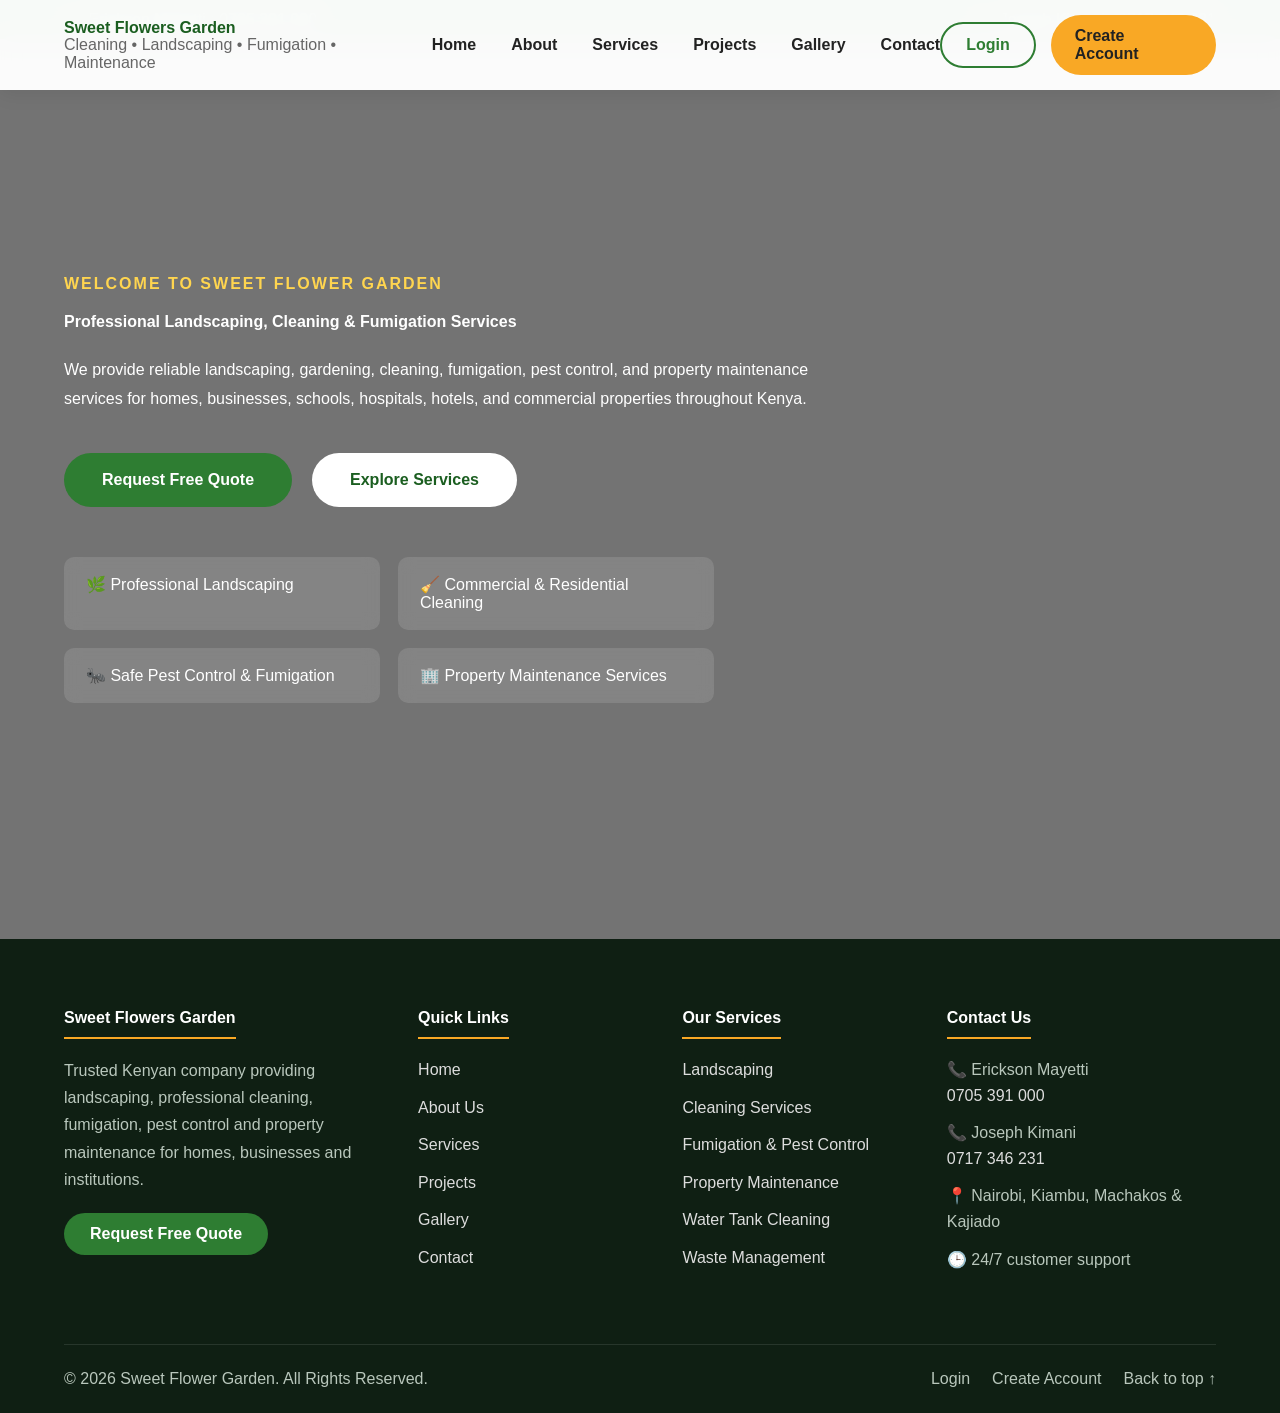
<file: index.html>
<!DOCTYPE html>
<html lang="en">
<head>
<meta charset="UTF-8">
<meta name="viewport" content="width=device-width, initial-scale=1.0">
<title>Home | Sweet Flower Garden</title>

<link rel="preconnect" href="https://fonts.googleapis.com">
<link rel="preconnect" href="https://fonts.gstatic.com" crossorigin>
<link href="https://fonts.googleapis.com/css2?family=Poppins:wght@300;400;500;600;700;800&display=swap" rel="stylesheet">
<link rel="stylesheet" href="style.css">
</head>
<body data-page="home">

<div class="top-bar">
    <div class="container top-content">
        <div>📞 Erickson Mayetti : 0705 391 000</div>
        <div>📞 Joseph Kimani : 0717 346 231</div>
    </div>
</div>

<header>
    <div class="container">
        <nav>
            <div class="logo">
                Sweet Flowers Garden
                <span>Cleaning • Landscaping • Fumigation • Maintenance</span>
            </div>
            <ul>
                <li><a href="index.html" class="main-nav-link" data-target="home">Home</a></li>
                <li><a href="about.html" class="main-nav-link" data-target="about">About</a></li>
                <li><a href="services.html" class="main-nav-link" data-target="services">Services</a></li>
                <li><a href="projects.html" class="main-nav-link" data-target="projects">Projects</a></li>
                <li><a href="gallery.html" class="main-nav-link" data-target="gallery">Gallery</a></li>
                <li><a href="contact.html" class="main-nav-link" data-target="contact">Contact</a></li>
            </ul>
            <div class="nav-right">
                <a href="#" class="login-btn" onclick="openLogin();return false;">Login</a>
                <a href="#" class="register-btn" onclick="openRegister();return false;">Create Account</a>
            </div>
        </nav>
    </div>
</header>

    <section id="home" class="hero">
        <div class="container">
            <div class="hero-content">
                <h4>WELCOME TO SWEET FLOWER GARDEN</h4>
                <h1>Professional Landscaping, Cleaning & Fumigation Services</h1>
                <p>We provide reliable landscaping, gardening, cleaning, fumigation, pest control, and property maintenance services for homes, businesses, schools, hospitals, hotels, and commercial properties throughout Kenya.</p>
                <div class="hero-buttons">
                    <a href="contact.html" class="primary-btn">Request Free Quote</a>
                    <a href="services.html" class="secondary-btn">Explore Services</a>
                </div>
                <div class="hero-features">
                    <div class="hero-feature">🌿 Professional Landscaping</div>
                    <div class="hero-feature">🧹 Commercial & Residential Cleaning</div>
                    <div class="hero-feature">🐜 Safe Pest Control & Fumigation</div>
                    <div class="hero-feature">🏢 Property Maintenance Services</div>
                </div>
            </div>
        </div>
    </section>

    <section id="homeGallery" class="gallery" style="display:none;">
        <div class="container">
            <div class="section-header">
                <span>OUR WORK</span>
                <h2>Recent Projects in Pictures</h2>
                <p>Real photos from jobs completed by the Sweet Flower Garden team.</p>
            </div>
            <div class="gallery-grid" id="homeGalleryGrid"></div>
            <div style="text-align:center;margin-top:30px;"><a href="gallery.html" class="primary-btn">View Full Gallery</a></div>
        </div>
    </section>

<footer id="siteFooter">
    <div class="container">
        <div class="footer-grid">
            <div class="footer-about">
                <h3>Sweet Flowers Garden</h3>
                <p>Trusted Kenyan company providing landscaping, professional cleaning, fumigation, pest control and property maintenance for homes, businesses and institutions.</p>
                <a href="contact.html" class="footer-cta">Request Free Quote</a>
            </div>
            <div>
                <h3>Quick Links</h3>
                <ul>
                    <li><a href="index.html">Home</a></li>
                    <li><a href="about.html">About Us</a></li>
                    <li><a href="services.html">Services</a></li>
                    <li><a href="projects.html">Projects</a></li>
                    <li><a href="gallery.html">Gallery</a></li>
                    <li><a href="contact.html">Contact</a></li>
                </ul>
            </div>
            <div>
                <h3>Our Services</h3>
                <ul>
                    <li><a href="services.html">Landscaping</a></li>
                    <li><a href="services.html">Cleaning Services</a></li>
                    <li><a href="services.html">Fumigation &amp; Pest Control</a></li>
                    <li><a href="services.html">Property Maintenance</a></li>
                    <li><a href="services.html">Water Tank Cleaning</a></li>
                    <li><a href="services.html">Waste Management</a></li>
                </ul>
            </div>
            <div>
                <h3>Contact Us</h3>
                <ul>
                    <li>📞 Erickson Mayetti<br><a href="tel:+254705391000">0705 391 000</a></li>
                    <li>📞 Joseph Kimani<br><a href="tel:+254717346231">0717 346 231</a></li>
                    <li>📍 Nairobi, Kiambu, Machakos &amp; Kajiado</li>
                    <li>🕒 24/7 customer support</li>
                </ul>
            </div>
        </div>
        <div class="footer-bottom">
            <span>© 2026 Sweet Flower Garden. All Rights Reserved.</span>
            <span class="footer-bottom-links">
                <a href="#" onclick="openLogin();return false;">Login</a>
                <a href="#" onclick="openRegister();return false;">Create Account</a>
                <a href="#home-top" onclick="window.scrollTo({top:0,behavior:'smooth'});return false;">Back to top ↑</a>
            </span>
        </div>
    </div>
</footer>

<div id="loginModal" class="modal">
    <div class="modal-box">
        <span class="close-modal" onclick="closeLogin()">&times;</span>
        <h2>Welcome Back</h2>
        <form id="loginForm">
            <div class="input-group"><label>Email Address</label><input type="email" id="loginEmail" required></div>
            <div class="input-group"><label>Password</label><input type="password" id="loginPassword" required></div>
            <button type="submit" class="login-button">Login</button>
            <p class="forgot-link"><a href="#" onclick="closeLogin();openForgot();return false;">Forgot password?</a></p>
        </form>
    </div>
</div>

<div id="registerModal" class="modal">
    <div class="modal-box">
        <span class="close-modal" onclick="closeRegister()">&times;</span>
        <h2>Create Account</h2>
        <form id="registerForm">
            <div class="input-group"><label>Full Name</label><input type="text" id="regName" required></div>
            <div class="input-group"><label>Email Address</label><input type="email" id="regEmail" required></div>
            <div class="input-group"><label>Phone Number</label><input type="tel" id="regPhone" required></div>
            <div class="input-group"><label>Password</label><input type="password" id="regPassword" required></div>
            <div class="input-group"><label>Confirm Password</label><input type="password" id="regConfirm" required></div>
            <button type="submit" class="login-button">Create Account</button>
        </form>
    </div>
</div>

<div id="forgotModal" class="modal">
    <div class="modal-box">
        <span class="close-modal" onclick="closeForgot()">&times;</span>
        <h2>Reset Password</h2>
        <p class="modal-note">Enter your account email and we will send you a link to choose a new password.</p>
        <form id="forgotForm">
            <div class="input-group"><label>Email Address</label><input type="email" id="forgotEmail" required></div>
            <button type="submit" class="login-button">Send Reset Link</button>
        </form>
    </div>
</div>

<div id="resetModal" class="modal">
    <div class="modal-box">
        <h2>Choose a New Password</h2>
        <form id="resetForm">
            <div class="input-group"><label>New Password</label><input type="password" id="newPassword" minlength="6" required></div>
            <div class="input-group"><label>Confirm New Password</label><input type="password" id="newPasswordConfirm" minlength="6" required></div>
            <button type="submit" class="login-button">Save New Password</button>
        </form>
    </div>
</div>

<script type="module" src="main.js"></script>
</body>
</html>
</file>
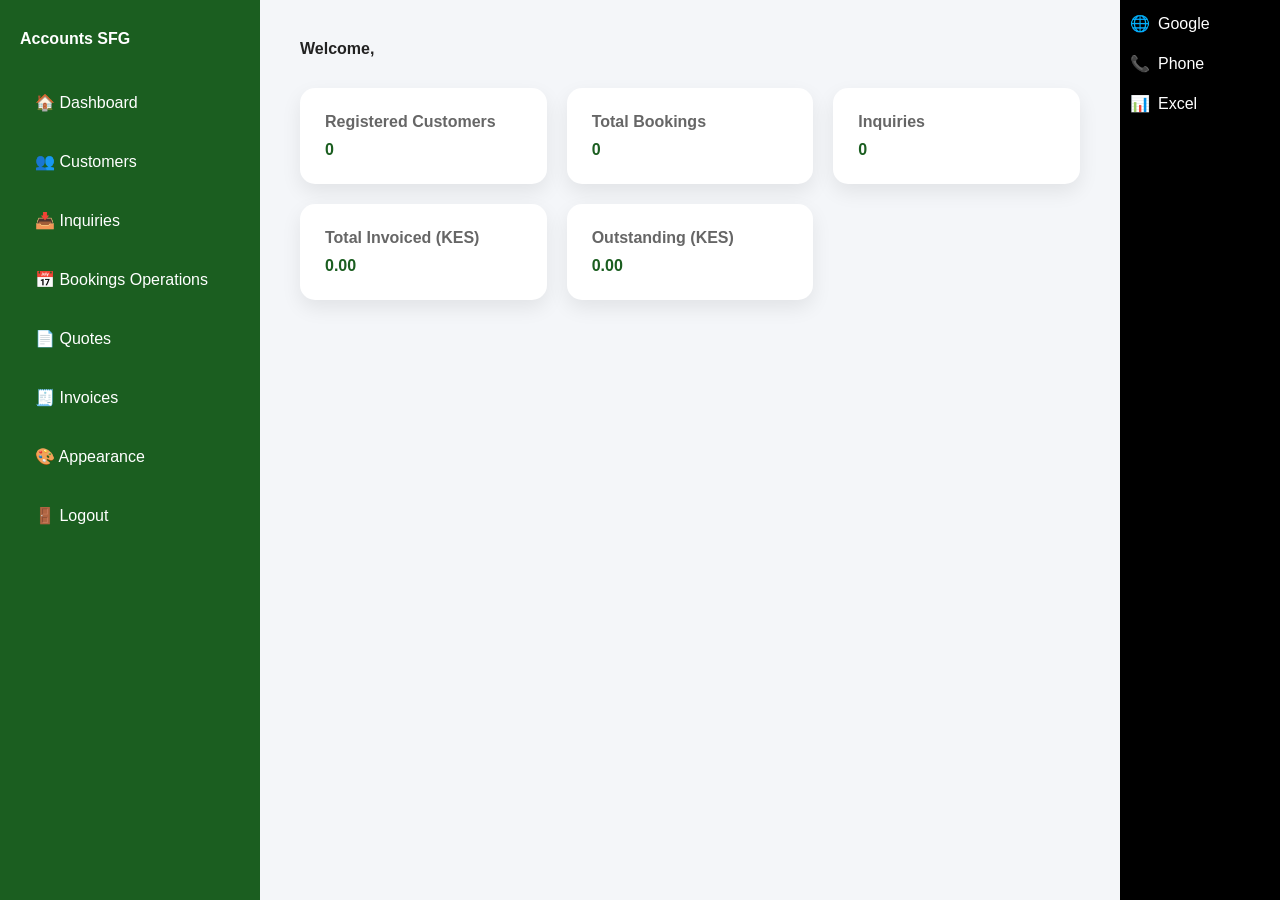
<file: accounts-dashboard.html>
<!DOCTYPE html>
<html lang="en">
<head>
<meta charset="UTF-8">
<meta name="viewport" content="width=device-width, initial-scale=1.0">
<title>Accounts Dashboard | Sweet Flower Garden</title>
<link rel="preconnect" href="https://fonts.googleapis.com">
<link rel="preconnect" href="https://fonts.gstatic.com" crossorigin>
<link href="https://fonts.googleapis.com/css2?family=Poppins:wght@300;400;500;600;700;800&display=swap" rel="stylesheet">
<link rel="stylesheet" href="style.css">
<script>window.ACACIA_APPEARANCE={sidebar:'.admin-sidebar',items:'.admin-sidebar li',rightbar:'#sfgRightBar',rightitems:'#sfgRightBar button'};</script>
<script src="appearance.js"></script>
</head>
<body data-page="accounts-dashboard">

<section id="salesView">
    <div class="admin-wrapper">
        <aside class="admin-sidebar">
            <h2>Accounts SFG</h2>
            <ul>
                <li onclick="showAdminPage('salesDashboardPage')">🏠 Dashboard</li>
                <li onclick="showAdminPage('salesCustomersPage')">👥 Customers</li>
                <li onclick="showAdminPage('inquiriesPage')">📥 Inquiries</li>
                <li onclick="showAdminPage('salesBookingsPage')">📅 Bookings Operations</li>
                <li onclick="showAdminPage('quotesPage')">📄 Quotes</li>
                <li onclick="showAdminPage('invoicesPage')">🧾 Invoices</li>
                <li onclick="showAdminPage('appearancePage')">🎨 Appearance</li>
                <li onclick="logoutSales()">🚪 Logout</li>
            </ul>
        </aside>
        <main class="admin-main">
            <div id="salesDashboardPage" class="admin-page">
                <h1>Welcome, <span id="salesWelcomeName"></span></h1>
                <div class="cards">
                    <div class="card"><h3>Registered Customers</h3><h2 id="salesCustomerCount">0</h2></div>
                    <div class="card"><h3>Total Bookings</h3><h2 id="salesBookingCount">0</h2></div>
                    <div class="card"><h3>Inquiries</h3><h2 id="salesInquiryCount">0</h2></div>
                    <div class="card"><h3>Total Invoiced (KES)</h3><h2 id="homeInvoiced">0.00</h2></div>
                    <div class="card"><h3>Outstanding (KES)</h3><h2 id="homeOutstanding">0.00</h2></div>
                </div>
            </div>
            <div id="salesCustomersPage" class="admin-page" style="display:none;">
                <h1>Customer Database</h1>
                <table>
                    <thead><tr><th>#</th><th>Name</th><th>Phone</th><th>Email</th><th>Quote</th><th>Actions</th></tr></thead>
                    <tbody id="salesCustomerBody"></tbody>
                </table>
            </div>
            <div id="salesBookingsPage" class="admin-page" style="display:none;">
                <h1>Booking Requests</h1>
                <table>
                    <thead><tr><th>#</th><th>Customer Name</th><th>Email / Phone</th><th>Service Type</th><th>Target Date</th><th>Status</th><th>Quote</th><th>Actions</th></tr></thead>
                    <tbody id="salesBookingBody"></tbody>
                </table>
            </div>
            <div id="inquiriesPage" class="admin-page" style="display:none;">
                <h1>Inquiries</h1>
                <p style="margin-bottom:15px;">Quote requests sent from the website. Reply, or create a quote for the customer.</p>
                <table>
                    <thead><tr><th>#</th><th>Customer Name</th><th>Email / Phone</th><th>Service Requested</th><th>Target Date</th><th>Status</th><th>Quote</th><th>Actions</th></tr></thead>
                    <tbody id="salesInquiryBody"></tbody>
                </table>
            </div>
            <div id="quotesPage" class="admin-page" style="display:none;">
                <h1>Quotes</h1>
                <div class="cards">
                    <div class="card"><h3>Quotes Sent</h3><h2 id="finQuoteCount">0</h2></div>
                </div>
                <table>
                    <thead><tr><th>Quote No.</th><th>Customer</th><th>Date</th><th>Total</th><th>Status</th><th>Action</th></tr></thead>
                    <tbody id="financeQuoteBody"></tbody>
                </table>
            </div>
            <div id="invoicesPage" class="admin-page" style="display:none;">
                <h1>Invoices</h1>
                <div class="cards">
                    <div class="card"><h3>Invoices</h3><h2 id="finInvoiceCount">0</h2></div>
                    <div class="card"><h3>Total Invoiced (KES)</h3><h2 id="finInvoiced">0.00</h2></div>
                    <div class="card"><h3>Paid (KES)</h3><h2 id="finPaid">0.00</h2></div>
                    <div class="card"><h3>Outstanding (KES)</h3><h2 id="finOutstanding">0.00</h2></div>
                </div>
                <table>
                    <thead><tr><th>Invoice No.</th><th>Customer</th><th>Due</th><th>Total</th><th>Status</th><th>Action</th></tr></thead>
                    <tbody id="financeInvoiceBody"></tbody>
                </table>
            </div>
            <div id="appearancePage" class="admin-page" style="display:none;">
                <h1>Appearance</h1>
                <div data-acacia-appearance></div>
            </div>
        </main>
    </div>
</section>

<script src="rightbar.js"></script>
<script type="module" src="main.js"></script>
</body>
</html>
</file>
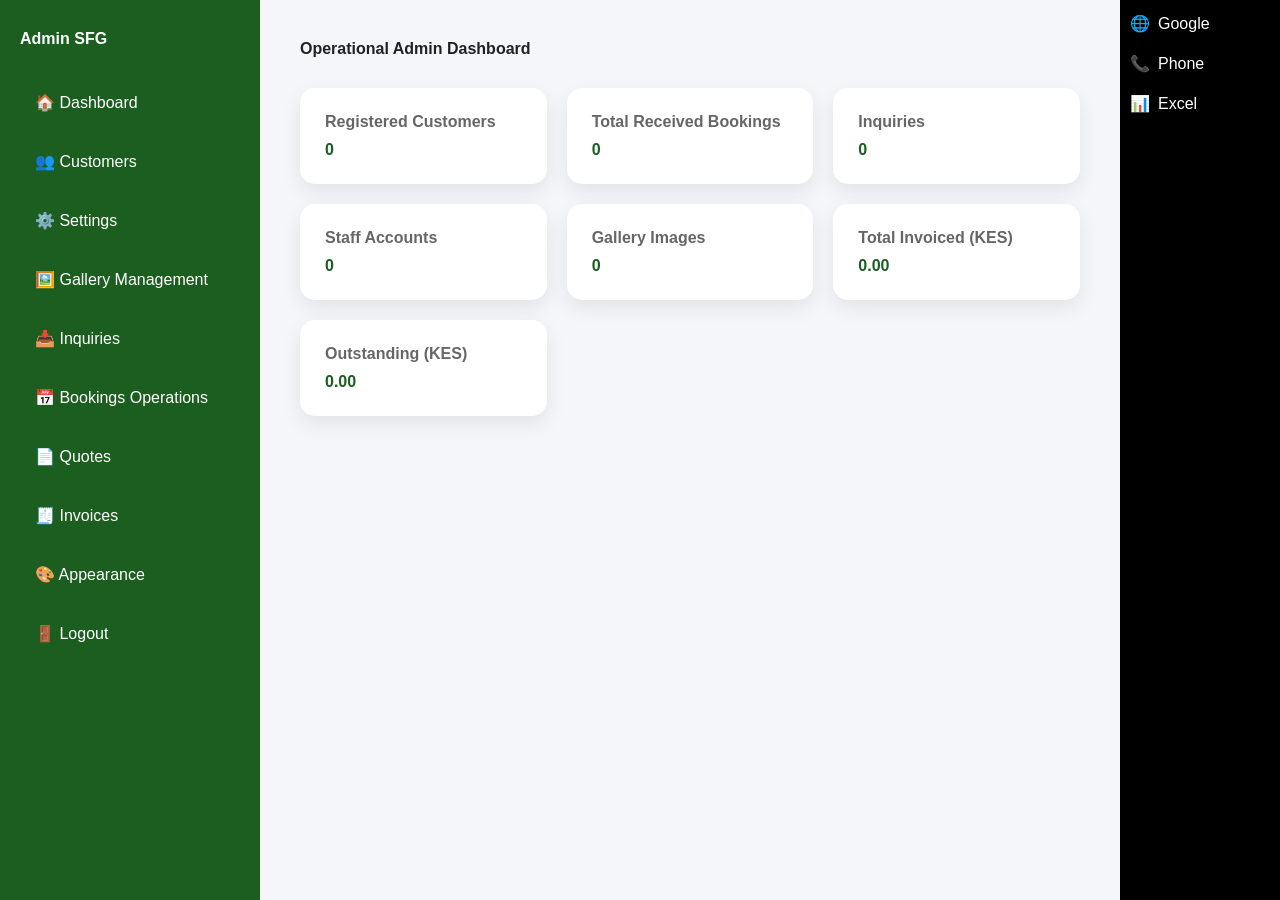
<file: admin-dashboard.html>
<!DOCTYPE html>
<html lang="en">
<head>
<meta charset="UTF-8">
<meta name="viewport" content="width=device-width, initial-scale=1.0">
<title>Admin Dashboard | Sweet Flower Garden</title>
<link rel="preconnect" href="https://fonts.googleapis.com">
<link rel="preconnect" href="https://fonts.gstatic.com" crossorigin>
<link href="https://fonts.googleapis.com/css2?family=Poppins:wght@300;400;500;600;700;800&display=swap" rel="stylesheet">
<link rel="stylesheet" href="style.css">
<script>window.ACACIA_APPEARANCE={sidebar:'.admin-sidebar',items:'.admin-sidebar li',rightbar:'#sfgRightBar',rightitems:'#sfgRightBar button'};</script>
<script src="appearance.js"></script>
</head>
<body data-page="admin-dashboard">

<section id="adminView">
    <div class="admin-wrapper">
        <aside class="admin-sidebar">
            <h2>Admin SFG</h2>
            <ul>
                <li onclick="showAdminPage('dashboardPage')">🏠 Dashboard</li>
                <li onclick="showAdminPage('customersPage')">👥 Customers</li>
                <li onclick="showAdminPage('settingsPage')">⚙️ Settings</li>
                <li onclick="showAdminPage('galleryPage')">🖼️ Gallery Management</li>
                <li onclick="showAdminPage('inquiriesPage')">📥 Inquiries</li>
                <li onclick="showAdminPage('bookingsPage')">📅 Bookings Operations</li>
                <li onclick="showAdminPage('quotesPage')">📄 Quotes</li>
                <li onclick="showAdminPage('invoicesPage')">🧾 Invoices</li>
                <li onclick="showAdminPage('appearancePage')">🎨 Appearance</li>
                <li onclick="logoutAdmin()">🚪 Logout</li>
            </ul>
        </aside>
        <main class="admin-main">
            <div id="dashboardPage" class="admin-page">
                <h1>Operational Admin Dashboard</h1>
                <div class="cards">
                    <div class="card"><h3>Registered Customers</h3><h2 id="customerCount">0</h2></div>
                    <div class="card"><h3>Total Received Bookings</h3><h2 id="bookingCount">0</h2></div>
                    <div class="card"><h3>Inquiries</h3><h2 id="inquiryCount">0</h2></div>
                    <div class="card"><h3>Staff Accounts</h3><h2 id="salesCount">0</h2></div>
                    <div class="card"><h3>Gallery Images</h3><h2 id="galleryCount">0</h2></div>
                    <div class="card"><h3>Total Invoiced (KES)</h3><h2 id="homeInvoiced">0.00</h2></div>
                    <div class="card"><h3>Outstanding (KES)</h3><h2 id="homeOutstanding">0.00</h2></div>
                </div>
            </div>
            <div id="customersPage" class="admin-page" style="display:none;">
                <h1>Customer Database Management</h1>
                <table id="customerTable">
                    <thead><tr><th>#</th><th>Name</th><th>Phone</th><th>Email</th><th>Quote</th><th>Actions</th></tr></thead>
                    <tbody id="customerBody"></tbody>
                </table>
            </div>
            <div id="settingsPage" class="admin-page" style="display:none;">
                <h1>Settings: Users &amp; Accounts</h1>
                <div class="admin-form">
                    <h3 style="margin-bottom:20px;color:#1B5E20;">Add User</h3>
                    <form id="userForm">
                        <label>Full Name</label>
                        <input type="text" id="userName" required>
                        <label>Email Address</label>
                        <input type="email" id="userEmail" required>
                        <label>Phone Number</label>
                        <input type="tel" id="userPhone" required>
                        <label>Role</label>
                        <select id="userRole" required>
                            <option value="sales">Sales</option>
                            <option value="service">Customer Service</option>
                            <option value="accounts">Accounts</option>
                            <option value="customer">Customer</option>
                            <option value="admin">Admin / Developer</option>
                        </select>
                        <label>Password</label>
                        <input type="password" id="userPassword" minlength="6" required>
                        <button type="submit">Add User</button>
                    </form>
                </div>
                <h3 style="margin-bottom:15px;color:#1B5E20;">Staff &amp; Admin Accounts</h3>
                <table id="userTable">
                    <thead><tr><th>#</th><th>Name</th><th>Phone</th><th>Email</th><th>Role</th><th>Action</th></tr></thead>
                    <tbody id="userBody"></tbody>
                </table>
            </div>

            <div id="galleryPage" class="admin-page" style="display:none;">
                <h1>Gallery Management</h1>
                <div class="admin-form">
                    <h3 style="margin-bottom:20px;color:#1B5E20;">Add Gallery Image</h3>
                    <form id="galleryForm">
                        <label>Image File</label>
                        <input type="file" id="galleryImageFile" accept="image/*" required>
                        <label>Caption (optional)</label>
                        <input type="text" id="galleryCaption" placeholder="e.g. Office landscaping project">
                        <button type="submit">Add to Gallery</button>
                    </form>
                </div>
                <div class="gallery-manage-grid" id="galleryManageGrid"></div>
            </div>

            <div id="bookingsPage" class="admin-page" style="display:none;">
                <h1>Booking Operational Database Requests</h1>
                <table id="bookingTable">
                    <thead><tr><th>#</th><th>Customer Name</th><th>Email / Phone</th><th>Service Type</th><th>Target Date</th><th>Status</th><th>Quote</th><th>Actions</th></tr></thead>
                    <tbody id="bookingBody"></tbody>
                </table>
            </div>
            <div id="inquiriesPage" class="admin-page" style="display:none;">
                <h1>Inquiries</h1>
                <p style="margin-bottom:15px;">Quote requests sent from the website. Reply, or create a quote for the customer.</p>
                <table>
                    <thead><tr><th>#</th><th>Customer Name</th><th>Email / Phone</th><th>Service Requested</th><th>Target Date</th><th>Status</th><th>Quote</th><th>Actions</th></tr></thead>
                    <tbody id="inquiryBody"></tbody>
                </table>
            </div>
            <div id="quotesPage" class="admin-page" style="display:none;">
                <h1>Quotes</h1>
                <div class="cards">
                    <div class="card"><h3>Quotes Sent</h3><h2 id="finQuoteCount">0</h2></div>
                </div>
                <table>
                    <thead><tr><th>Quote No.</th><th>Customer</th><th>Date</th><th>Total</th><th>Status</th><th>Action</th></tr></thead>
                    <tbody id="financeQuoteBody"></tbody>
                </table>
            </div>
            <div id="invoicesPage" class="admin-page" style="display:none;">
                <h1>Invoices</h1>
                <div class="cards">
                    <div class="card"><h3>Invoices</h3><h2 id="finInvoiceCount">0</h2></div>
                    <div class="card"><h3>Total Invoiced (KES)</h3><h2 id="finInvoiced">0.00</h2></div>
                    <div class="card"><h3>Paid (KES)</h3><h2 id="finPaid">0.00</h2></div>
                    <div class="card"><h3>Outstanding (KES)</h3><h2 id="finOutstanding">0.00</h2></div>
                </div>
                <table>
                    <thead><tr><th>Invoice No.</th><th>Customer</th><th>Due</th><th>Total</th><th>Status</th><th>Action</th></tr></thead>
                    <tbody id="financeInvoiceBody"></tbody>
                </table>
            </div>
            <div id="appearancePage" class="admin-page" style="display:none;">
                <h1>Appearance</h1>
                <div data-acacia-appearance></div>
            </div>
        </main>
    </div>
</section>

<script src="rightbar.js"></script>
<script type="module" src="main.js"></script>
</body>
</html>
</file>
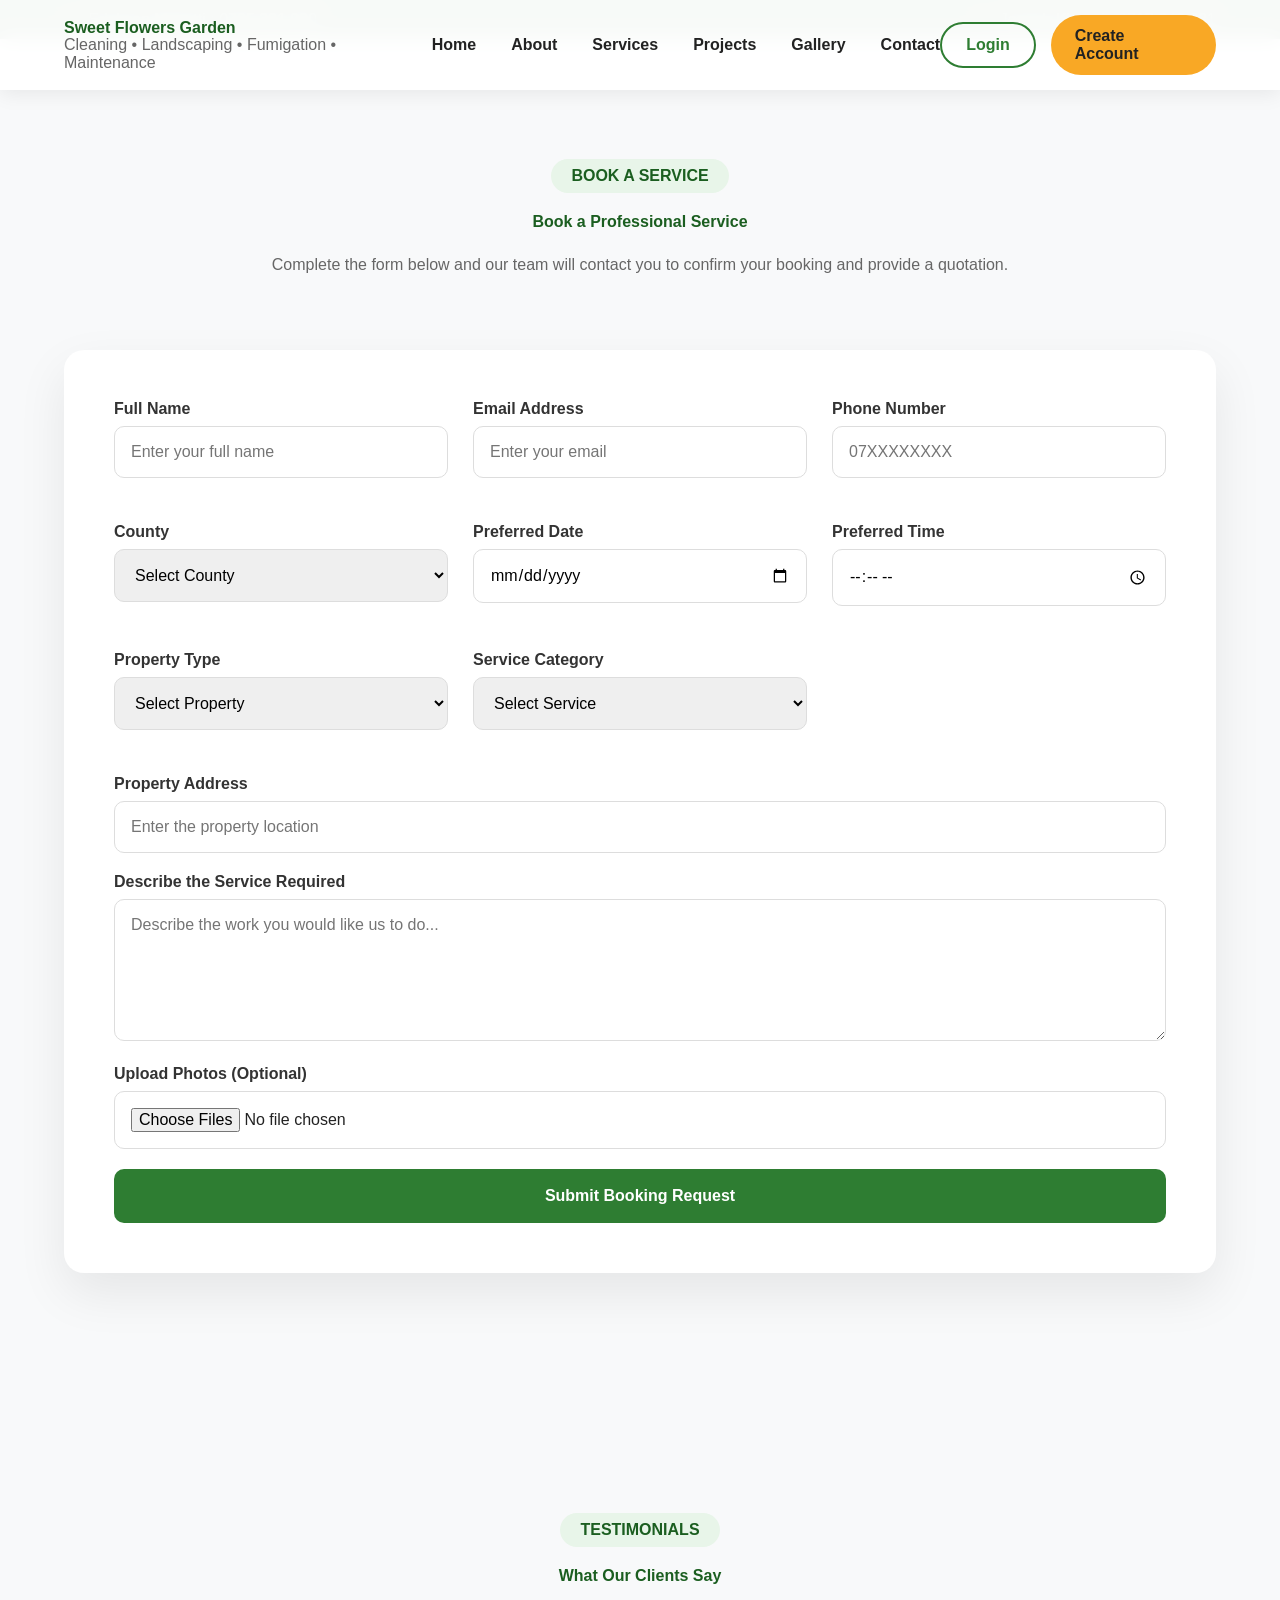
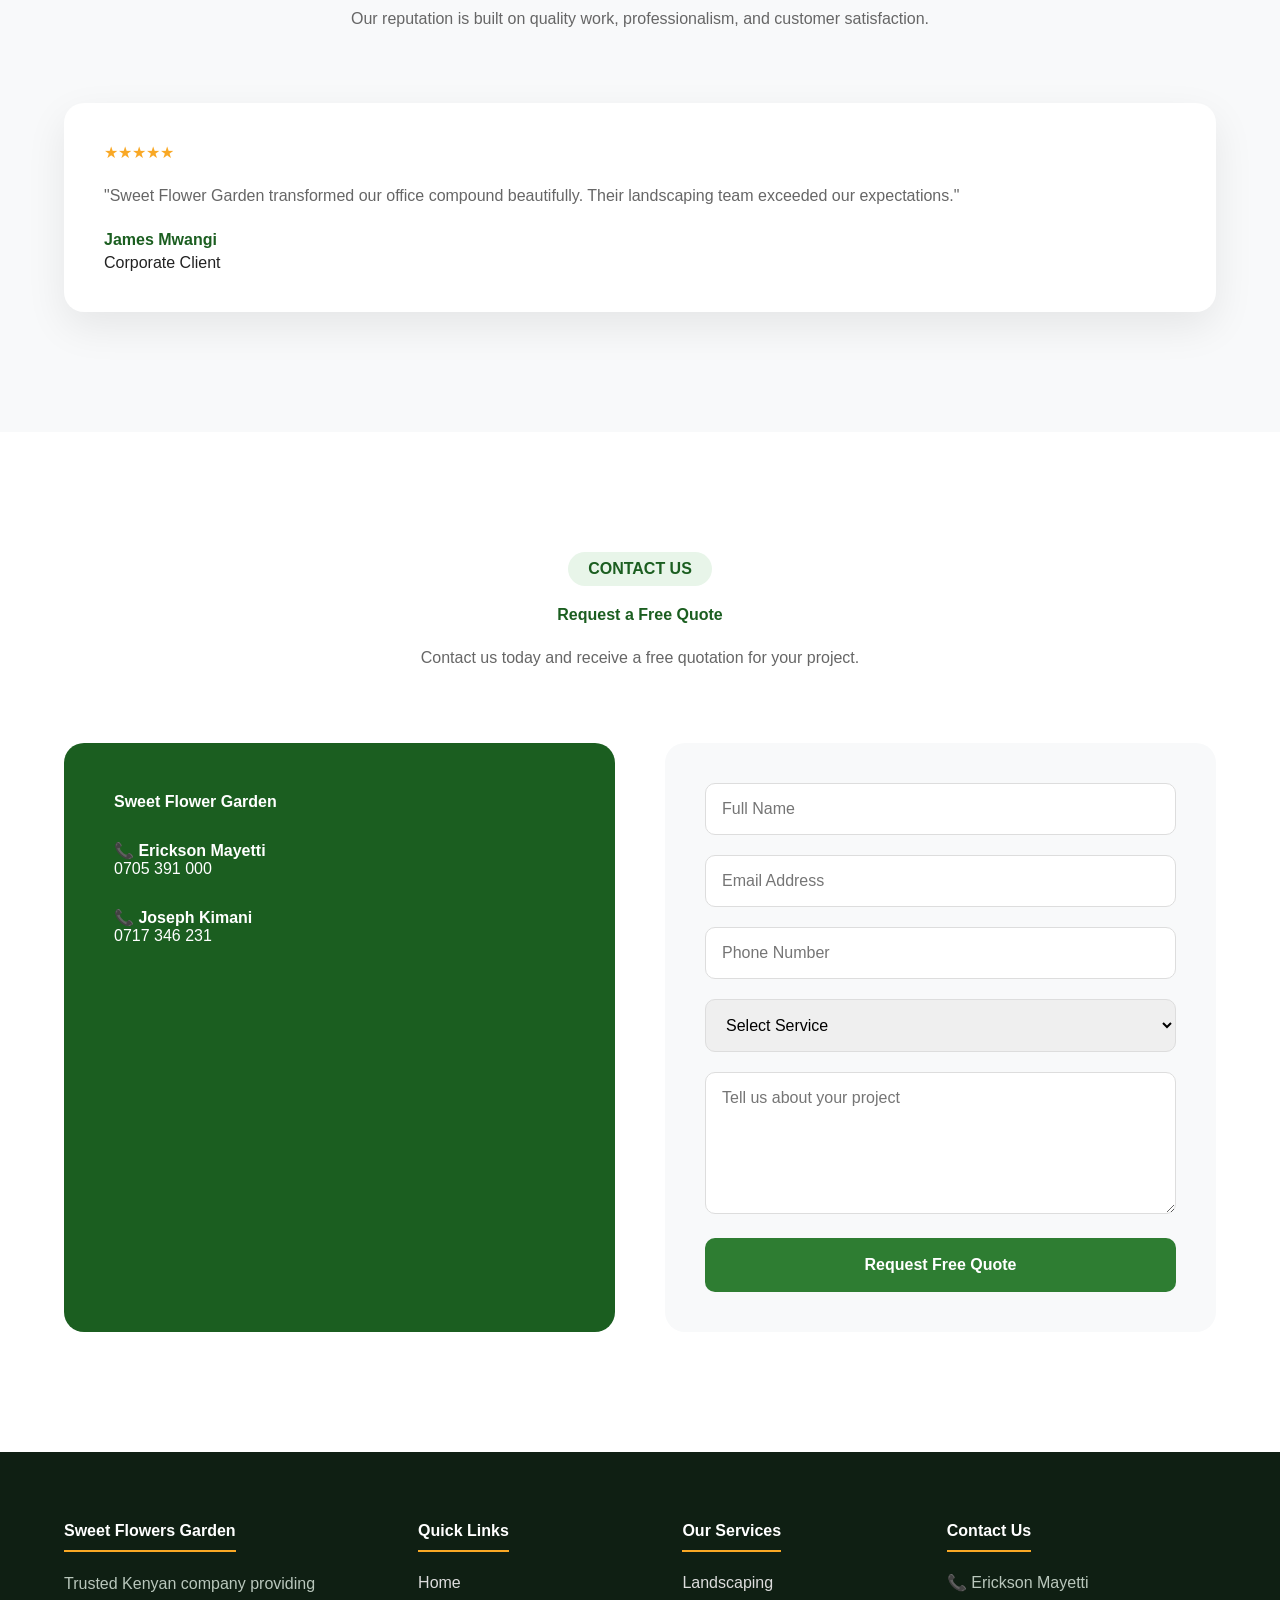
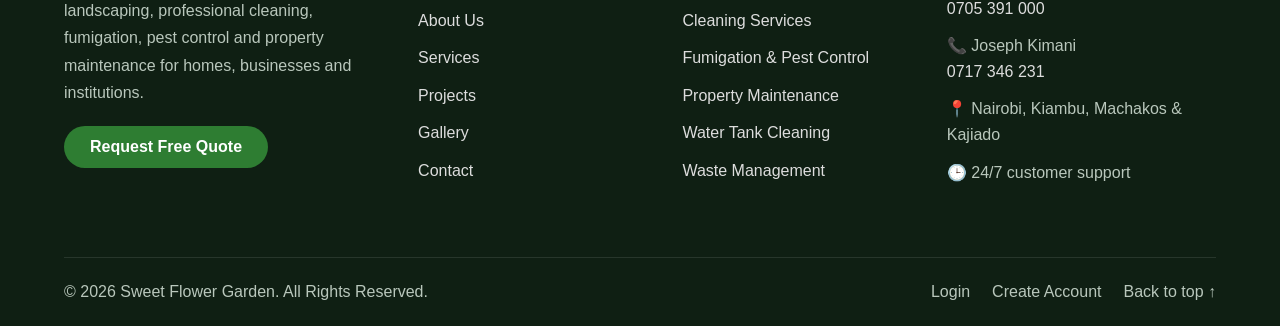
<file: contact.html>
<!DOCTYPE html>
<html lang="en">
<head>
<meta charset="UTF-8">
<meta name="viewport" content="width=device-width, initial-scale=1.0">
<title>Contact Us | Sweet Flower Garden</title>

<link rel="preconnect" href="https://fonts.googleapis.com">
<link rel="preconnect" href="https://fonts.gstatic.com" crossorigin>
<link href="https://fonts.googleapis.com/css2?family=Poppins:wght@300;400;500;600;700;800&display=swap" rel="stylesheet">
<link rel="stylesheet" href="style.css">
</head>
<body data-page="contact">

<div class="top-bar">
    <div class="container top-content">
        <div>📞 Erickson Mayetti : 0705 391 000</div>
        <div>📞 Joseph Kimani : 0717 346 231</div>
    </div>
</div>

<header>
    <div class="container">
        <nav>
            <div class="logo">
                Sweet Flowers Garden
                <span>Cleaning • Landscaping • Fumigation • Maintenance</span>
            </div>
            <ul>
                <li><a href="index.html" class="main-nav-link" data-target="home">Home</a></li>
                <li><a href="about.html" class="main-nav-link" data-target="about">About</a></li>
                <li><a href="services.html" class="main-nav-link" data-target="services">Services</a></li>
                <li><a href="projects.html" class="main-nav-link" data-target="projects">Projects</a></li>
                <li><a href="gallery.html" class="main-nav-link" data-target="gallery">Gallery</a></li>
                <li><a href="contact.html" class="main-nav-link" data-target="contact">Contact</a></li>
            </ul>
            <div class="nav-right">
                <a href="#" class="login-btn" onclick="openLogin();return false;">Login</a>
                <a href="#" class="register-btn" onclick="openRegister();return false;">Create Account</a>
            </div>
        </nav>
    </div>
</header>

    <section id="booking" class="booking">
        <div class="container">
            <div class="section-header">
                <span>BOOK A SERVICE</span>
                <h2>Book a Professional Service</h2>
                <p>Complete the form below and our team will contact you to confirm your booking and provide a quotation.</p>
            </div>
            <form id="bookingForm" class="booking-form">
                <div class="form-grid">
                    <div>
                        <label>Full Name</label>
                        <input type="text" id="bookingName" placeholder="Enter your full name" required>
                    </div>
                    <div>
                        <label>Email Address</label>
                        <input type="email" id="bookingEmail" placeholder="Enter your email" required>
                    </div>
                    <div>
                        <label>Phone Number</label>
                        <input type="tel" id="bookingPhone" placeholder="07XXXXXXXX" required>
                    </div>
                    <div>
                        <label>County</label>
                        <select id="bookingCounty" required>
                            <option value="">Select County</option>
                            <option>Nairobi</option>
                            <option>Kiambu</option>
                            <option>Machakos</option>
                            <option>Kajiado</option>
                        </select>
                    </div>
                    <div>
                        <label>Preferred Date</label>
                        <input type="date" id="bookingDate" required>
                    </div>
                    <div>
                        <label>Preferred Time</label>
                        <input type="time" id="bookingTime" required>
                    </div>
                    <div>
                        <label>Property Type</label>
                        <select id="propertyType" required>
                            <option value="">Select Property</option>
                            <option>Residential Home</option>
                            <option>Apartment</option>
                            <option>Office</option>
                        </select>
                    </div>
                    <div>
                        <label>Service Category</label>
                        <select id="bookingService" required>
                            <option value="">Select Service</option>
                            <option>Cleaning</option>
                            <option>Fumigation</option>
                            <option>Landscaping</option>
                            <option>Garden Maintenance</option>
                        </select>
                    </div>
                </div>
                <label>Property Address</label>
                <input type="text" id="bookingAddress" placeholder="Enter the property location" required>
                <label>Describe the Service Required</label>
                <textarea id="bookingDescription" rows="6" placeholder="Describe the work you would like us to do..." required></textarea>
                <label>Upload Photos (Optional)</label>
                <input type="file" id="bookingImages" multiple accept="image/*">
                <button type="submit" class="booking-btn">Submit Booking Request</button>
            </form>
        </div>
    </section>

    <section class="testimonials">
        <div class="container">
            <div class="section-header">
                <span>TESTIMONIALS</span>
                <h2>What Our Clients Say</h2>
                <p>Our reputation is built on quality work, professionalism, and customer satisfaction.</p>
            </div>
            <div class="testimonial-grid">
                <div class="testimonial-card">
                    <div class="stars">★★★★★</div>
                    <p>"Sweet Flower Garden transformed our office compound beautifully. Their landscaping team exceeded our expectations."</p>
                    <h3>James Mwangi</h3><span>Corporate Client</span>
                </div>
            </div>
        </div>
    </section>

    <section class="contact" id="contact">
        <div class="container">
            <div class="section-header">
                <span>CONTACT US</span>
                <h2>Request a Free Quote</h2>
                <p>Contact us today and receive a free quotation for your project.</p>
            </div>
            <div class="contact-grid">
                <div class="contact-info">
                    <h3>Sweet Flower Garden</h3>
                    <div class="contact-item"><h4>📞 Erickson Mayetti</h4><p>0705 391 000</p></div>
                    <div class="contact-item"><h4>📞 Joseph Kimani</h4><p>0717 346 231</p></div>
                </div>
                <div class="contact-form">
                    <form id="quoteRequestForm">
                        <input type="text" id="quoteName" placeholder="Full Name" required>
                        <input type="email" id="quoteEmail" placeholder="Email Address" required>
                        <input type="tel" id="quotePhone" placeholder="Phone Number" required>
                        <select id="quoteService" required>
                            <option value="">Select Service</option>
                            <option>Landscaping</option>
                            <option>Cleaning</option>
                            <option>Fumigation</option>
                            <option>Property Maintenance</option>
                        </select>
                        <textarea id="quoteMessage" rows="6" placeholder="Tell us about your project" required></textarea>
                        <button type="submit">Request Free Quote</button>
                    </form>
                </div>
            </div>
        </div>
    </section>

<footer id="siteFooter">
    <div class="container">
        <div class="footer-grid">
            <div class="footer-about">
                <h3>Sweet Flowers Garden</h3>
                <p>Trusted Kenyan company providing landscaping, professional cleaning, fumigation, pest control and property maintenance for homes, businesses and institutions.</p>
                <a href="contact.html" class="footer-cta">Request Free Quote</a>
            </div>
            <div>
                <h3>Quick Links</h3>
                <ul>
                    <li><a href="index.html">Home</a></li>
                    <li><a href="about.html">About Us</a></li>
                    <li><a href="services.html">Services</a></li>
                    <li><a href="projects.html">Projects</a></li>
                    <li><a href="gallery.html">Gallery</a></li>
                    <li><a href="contact.html">Contact</a></li>
                </ul>
            </div>
            <div>
                <h3>Our Services</h3>
                <ul>
                    <li><a href="services.html">Landscaping</a></li>
                    <li><a href="services.html">Cleaning Services</a></li>
                    <li><a href="services.html">Fumigation &amp; Pest Control</a></li>
                    <li><a href="services.html">Property Maintenance</a></li>
                    <li><a href="services.html">Water Tank Cleaning</a></li>
                    <li><a href="services.html">Waste Management</a></li>
                </ul>
            </div>
            <div>
                <h3>Contact Us</h3>
                <ul>
                    <li>📞 Erickson Mayetti<br><a href="tel:+254705391000">0705 391 000</a></li>
                    <li>📞 Joseph Kimani<br><a href="tel:+254717346231">0717 346 231</a></li>
                    <li>📍 Nairobi, Kiambu, Machakos &amp; Kajiado</li>
                    <li>🕒 24/7 customer support</li>
                </ul>
            </div>
        </div>
        <div class="footer-bottom">
            <span>© 2026 Sweet Flower Garden. All Rights Reserved.</span>
            <span class="footer-bottom-links">
                <a href="#" onclick="openLogin();return false;">Login</a>
                <a href="#" onclick="openRegister();return false;">Create Account</a>
                <a href="#home-top" onclick="window.scrollTo({top:0,behavior:'smooth'});return false;">Back to top ↑</a>
            </span>
        </div>
    </div>
</footer>

<div id="loginModal" class="modal">
    <div class="modal-box">
        <span class="close-modal" onclick="closeLogin()">&times;</span>
        <h2>Welcome Back</h2>
        <form id="loginForm">
            <div class="input-group"><label>Email Address</label><input type="email" id="loginEmail" required></div>
            <div class="input-group"><label>Password</label><input type="password" id="loginPassword" required></div>
            <button type="submit" class="login-button">Login</button>
            <p class="forgot-link"><a href="#" onclick="closeLogin();openForgot();return false;">Forgot password?</a></p>
        </form>
    </div>
</div>

<div id="registerModal" class="modal">
    <div class="modal-box">
        <span class="close-modal" onclick="closeRegister()">&times;</span>
        <h2>Create Account</h2>
        <form id="registerForm">
            <div class="input-group"><label>Full Name</label><input type="text" id="regName" required></div>
            <div class="input-group"><label>Email Address</label><input type="email" id="regEmail" required></div>
            <div class="input-group"><label>Phone Number</label><input type="tel" id="regPhone" required></div>
            <div class="input-group"><label>Password</label><input type="password" id="regPassword" required></div>
            <div class="input-group"><label>Confirm Password</label><input type="password" id="regConfirm" required></div>
            <button type="submit" class="login-button">Create Account</button>
        </form>
    </div>
</div>

<div id="forgotModal" class="modal">
    <div class="modal-box">
        <span class="close-modal" onclick="closeForgot()">&times;</span>
        <h2>Reset Password</h2>
        <p class="modal-note">Enter your account email and we will send you a link to choose a new password.</p>
        <form id="forgotForm">
            <div class="input-group"><label>Email Address</label><input type="email" id="forgotEmail" required></div>
            <button type="submit" class="login-button">Send Reset Link</button>
        </form>
    </div>
</div>

<div id="resetModal" class="modal">
    <div class="modal-box">
        <h2>Choose a New Password</h2>
        <form id="resetForm">
            <div class="input-group"><label>New Password</label><input type="password" id="newPassword" minlength="6" required></div>
            <div class="input-group"><label>Confirm New Password</label><input type="password" id="newPasswordConfirm" minlength="6" required></div>
            <button type="submit" class="login-button">Save New Password</button>
        </form>
    </div>
</div>

<script type="module" src="main.js"></script>
</body>
</html>
</file>
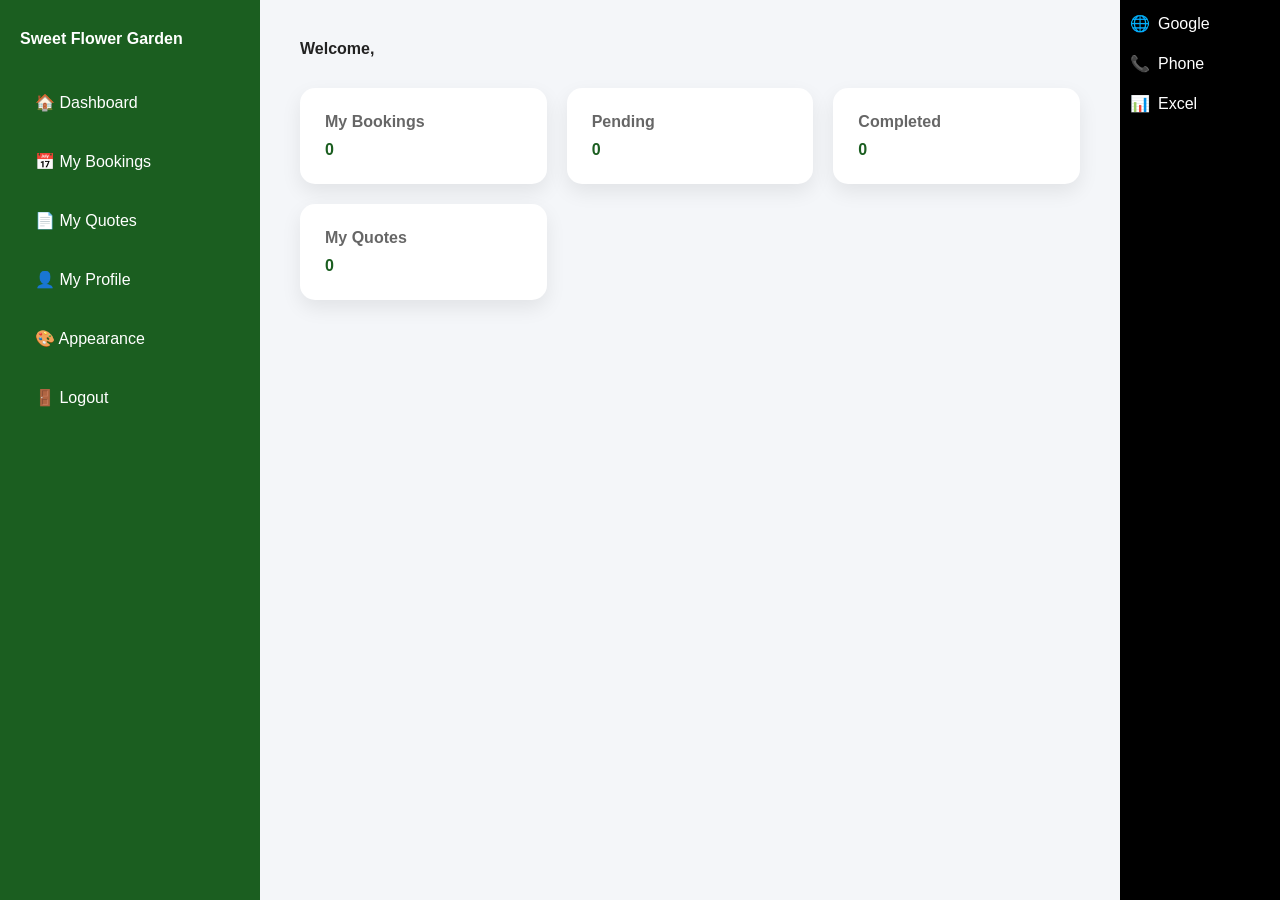
<file: customer-dashboard.html>
<!DOCTYPE html>
<html lang="en">
<head>
<meta charset="UTF-8">
<meta name="viewport" content="width=device-width, initial-scale=1.0">
<title>My Dashboard | Sweet Flower Garden</title>
<link rel="preconnect" href="https://fonts.googleapis.com">
<link rel="preconnect" href="https://fonts.gstatic.com" crossorigin>
<link href="https://fonts.googleapis.com/css2?family=Poppins:wght@300;400;500;600;700;800&display=swap" rel="stylesheet">
<link rel="stylesheet" href="style.css">
<script>window.ACACIA_APPEARANCE={sidebar:'.admin-sidebar',items:'.admin-sidebar li',rightbar:'#sfgRightBar',rightitems:'#sfgRightBar button'};</script>
<script src="appearance.js"></script>
</head>
<body data-page="customer-dashboard">

<section id="customerView">
    <div class="admin-wrapper">
        <aside class="admin-sidebar">
            <h2>Sweet Flower Garden</h2>
            <ul>
                <li onclick="showCustomerPage('customerDashboard')">🏠 Dashboard</li>
                <li onclick="showCustomerPage('myBookings')">📅 My Bookings</li>
                <li onclick="showCustomerPage('myQuotes')">📄 My Quotes</li>
                <li onclick="showCustomerPage('myProfile')">👤 My Profile</li>
                <li onclick="showCustomerPage('appearancePage')">🎨 Appearance</li>
                <li onclick="logoutCustomer()">🚪 Logout</li>
            </ul>
        </aside>
        <main class="admin-main">
            <div id="customerDashboard" class="customer-page">
                <h1>Welcome, <span id="welcomeName"></span></h1>
                <div class="cards">
                    <div class="card"><h3>My Bookings</h3><h2 id="myBookingCount">0</h2></div>
                    <div class="card"><h3>Pending</h3><h2 id="myPendingCount">0</h2></div>
                    <div class="card"><h3>Completed</h3><h2 id="myCompletedCount">0</h2></div>
                    <div class="card"><h3>My Quotes</h3><h2 id="myQuoteCount">0</h2></div>
                </div>
            </div>
            <div id="myBookings" class="customer-page" style="display:none;">
                <h1>My Bookings</h1>
                <table>
                    <thead><tr><th>Service</th><th>Date</th><th>Status</th><th>Our Reply</th><th>Quote</th></tr></thead>
                    <tbody id="customerBookingBody"></tbody>
                </table>
            </div>
            <div id="myQuotes" class="customer-page" style="display:none;">
                <h1>My Quotes</h1>
                <div class="card" style="margin-bottom:25px;">
                    <p>Create a quotation for the work you need. Your details are filled in for you; add the items and prices, then print or save it as a PDF.</p>
                    <button type="button" class="quote-btn" data-action="make-quote" data-kind="me" data-id="me">Create New Quote</button>
                </div>
                <h3 style="margin-bottom:15px;color:#1B5E20;">Quotes from us and quotes I made</h3>
                <table>
                    <thead><tr><th>Quote No.</th><th>Date</th><th>Total</th><th>Source</th><th>Action</th></tr></thead>
                    <tbody id="customerQuoteBody"></tbody>
                </table>
                <h3 style="margin:30px 0 15px;color:#1B5E20;">My Invoices</h3>
                <table>
                    <thead><tr><th>Invoice No.</th><th>Due</th><th>Total</th><th>Status</th><th>Action</th></tr></thead>
                    <tbody id="customerInvoiceBody"></tbody>
                </table>
            </div>
            <div id="myProfile" class="customer-page" style="display:none;">
                <h1>My Profile</h1>
                <div class="card" style="margin-bottom:25px;">
                    <p><strong>Name:</strong> <span id="profileName"></span></p>
                    <p><strong>Email:</strong> <span id="profileEmail"></span></p>
                    <p><strong>Phone:</strong> <span id="profilePhone"></span></p>
                </div>
                <div class="admin-form">
                    <h3 style="margin-bottom:20px;color:#1B5E20;">Edit Profile</h3>
                    <form id="profileEditForm">
                        <label>Full Name</label>
                        <input type="text" id="editName" required>
                        <label>Phone Number</label>
                        <input type="tel" id="editPhone" required>
                        <button type="submit">Save Changes</button>
                    </form>
                </div>
            </div>
            <div id="appearancePage" class="customer-page" style="display:none;">
                <h1>Appearance</h1>
                <div data-acacia-appearance></div>
            </div>
        </main>
    </div>
</section>

<script src="rightbar.js"></script>
<script type="module" src="main.js"></script>
</body>
</html>
</file>
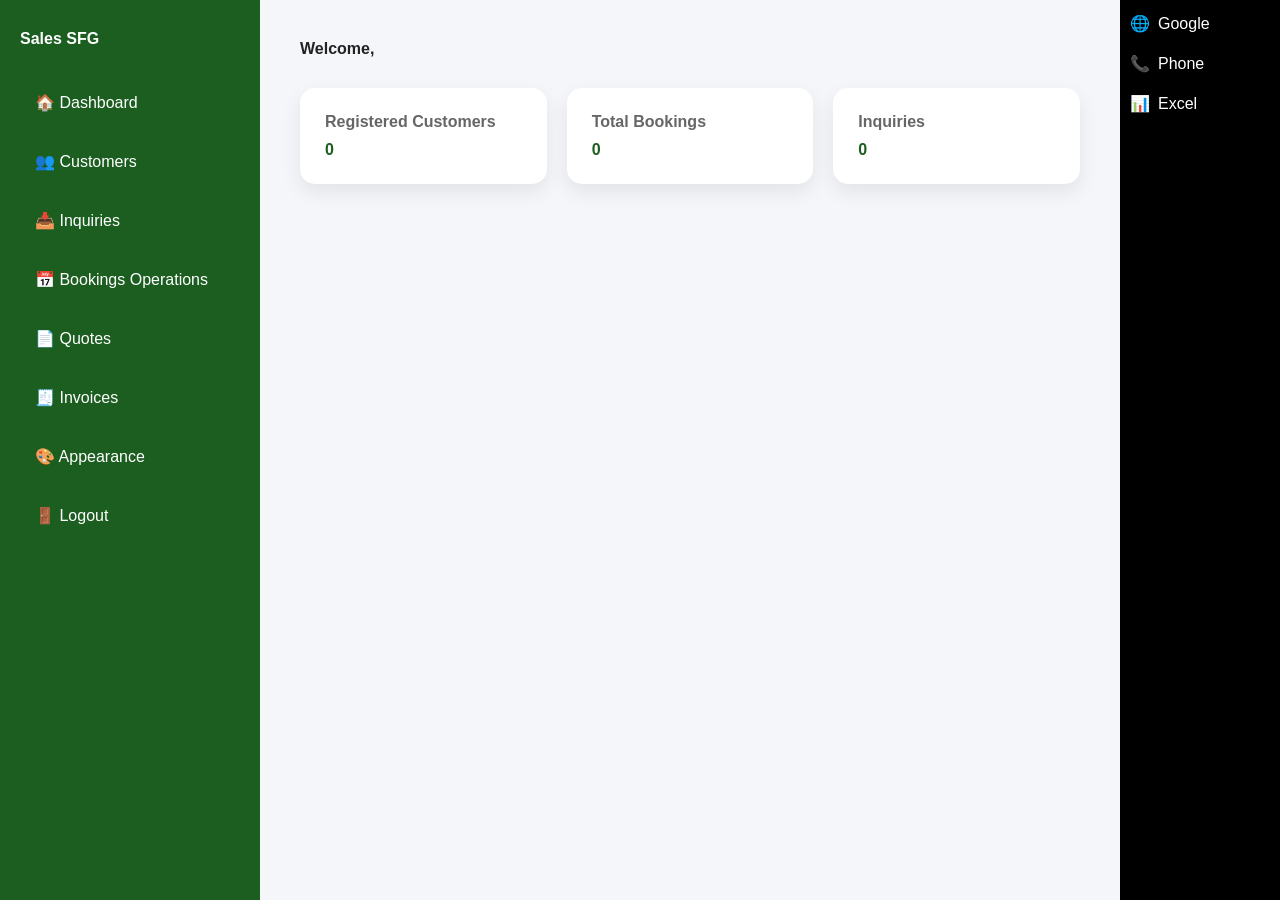
<file: sales-dashboard.html>
<!DOCTYPE html>
<html lang="en">
<head>
<meta charset="UTF-8">
<meta name="viewport" content="width=device-width, initial-scale=1.0">
<title>Sales Dashboard | Sweet Flower Garden</title>
<link rel="preconnect" href="https://fonts.googleapis.com">
<link rel="preconnect" href="https://fonts.gstatic.com" crossorigin>
<link href="https://fonts.googleapis.com/css2?family=Poppins:wght@300;400;500;600;700;800&display=swap" rel="stylesheet">
<link rel="stylesheet" href="style.css">
<script>window.ACACIA_APPEARANCE={sidebar:'.admin-sidebar',items:'.admin-sidebar li',rightbar:'#sfgRightBar',rightitems:'#sfgRightBar button'};</script>
<script src="appearance.js"></script>
</head>
<body data-page="sales-dashboard">

<section id="salesView">
    <div class="admin-wrapper">
        <aside class="admin-sidebar">
            <h2>Sales SFG</h2>
            <ul>
                <li onclick="showAdminPage('salesDashboardPage')">🏠 Dashboard</li>
                <li onclick="showAdminPage('salesCustomersPage')">👥 Customers</li>
                <li onclick="showAdminPage('inquiriesPage')">📥 Inquiries</li>
                <li onclick="showAdminPage('salesBookingsPage')">📅 Bookings Operations</li>
                <li onclick="showAdminPage('quotesPage')">📄 Quotes</li>
                <li onclick="showAdminPage('invoicesPage')">🧾 Invoices</li>
                <li onclick="showAdminPage('appearancePage')">🎨 Appearance</li>
                <li onclick="logoutSales()">🚪 Logout</li>
            </ul>
        </aside>
        <main class="admin-main">
            <div id="salesDashboardPage" class="admin-page">
                <h1>Welcome, <span id="salesWelcomeName"></span></h1>
                <div class="cards">
                    <div class="card"><h3>Registered Customers</h3><h2 id="salesCustomerCount">0</h2></div>
                    <div class="card"><h3>Total Bookings</h3><h2 id="salesBookingCount">0</h2></div>
                    <div class="card"><h3>Inquiries</h3><h2 id="salesInquiryCount">0</h2></div>
                </div>
            </div>
            <div id="salesCustomersPage" class="admin-page" style="display:none;">
                <h1>Customer Database</h1>
                <table>
                    <thead><tr><th>#</th><th>Name</th><th>Phone</th><th>Email</th><th>Quote</th><th>Actions</th></tr></thead>
                    <tbody id="salesCustomerBody"></tbody>
                </table>
            </div>
            <div id="salesBookingsPage" class="admin-page" style="display:none;">
                <h1>Booking Requests</h1>
                <table>
                    <thead><tr><th>#</th><th>Customer Name</th><th>Email / Phone</th><th>Service Type</th><th>Target Date</th><th>Status</th><th>Quote</th><th>Actions</th></tr></thead>
                    <tbody id="salesBookingBody"></tbody>
                </table>
            </div>
            <div id="inquiriesPage" class="admin-page" style="display:none;">
                <h1>Inquiries</h1>
                <p style="margin-bottom:15px;">Quote requests sent from the website. Reply, or create a quote for the customer.</p>
                <table>
                    <thead><tr><th>#</th><th>Customer Name</th><th>Email / Phone</th><th>Service Requested</th><th>Target Date</th><th>Status</th><th>Quote</th><th>Actions</th></tr></thead>
                    <tbody id="salesInquiryBody"></tbody>
                </table>
            </div>
            <div id="quotesPage" class="admin-page" style="display:none;">
                <h1>Quotes</h1>
                <div class="cards">
                    <div class="card"><h3>Quotes Sent</h3><h2 id="finQuoteCount">0</h2></div>
                </div>
                <table>
                    <thead><tr><th>Quote No.</th><th>Customer</th><th>Date</th><th>Total</th><th>Status</th><th>Action</th></tr></thead>
                    <tbody id="financeQuoteBody"></tbody>
                </table>
            </div>
            <div id="invoicesPage" class="admin-page" style="display:none;">
                <h1>Invoices</h1>
                <div class="cards">
                    <div class="card"><h3>Invoices</h3><h2 id="finInvoiceCount">0</h2></div>
                    <div class="card"><h3>Total Invoiced (KES)</h3><h2 id="finInvoiced">0.00</h2></div>
                    <div class="card"><h3>Paid (KES)</h3><h2 id="finPaid">0.00</h2></div>
                    <div class="card"><h3>Outstanding (KES)</h3><h2 id="finOutstanding">0.00</h2></div>
                </div>
                <table>
                    <thead><tr><th>Invoice No.</th><th>Customer</th><th>Due</th><th>Total</th><th>Status</th><th>Action</th></tr></thead>
                    <tbody id="financeInvoiceBody"></tbody>
                </table>
            </div>
            <div id="appearancePage" class="admin-page" style="display:none;">
                <h1>Appearance</h1>
                <div data-acacia-appearance></div>
            </div>
        </main>
    </div>
</section>

<script src="rightbar.js"></script>
<script type="module" src="main.js"></script>
</body>
</html>
</file>
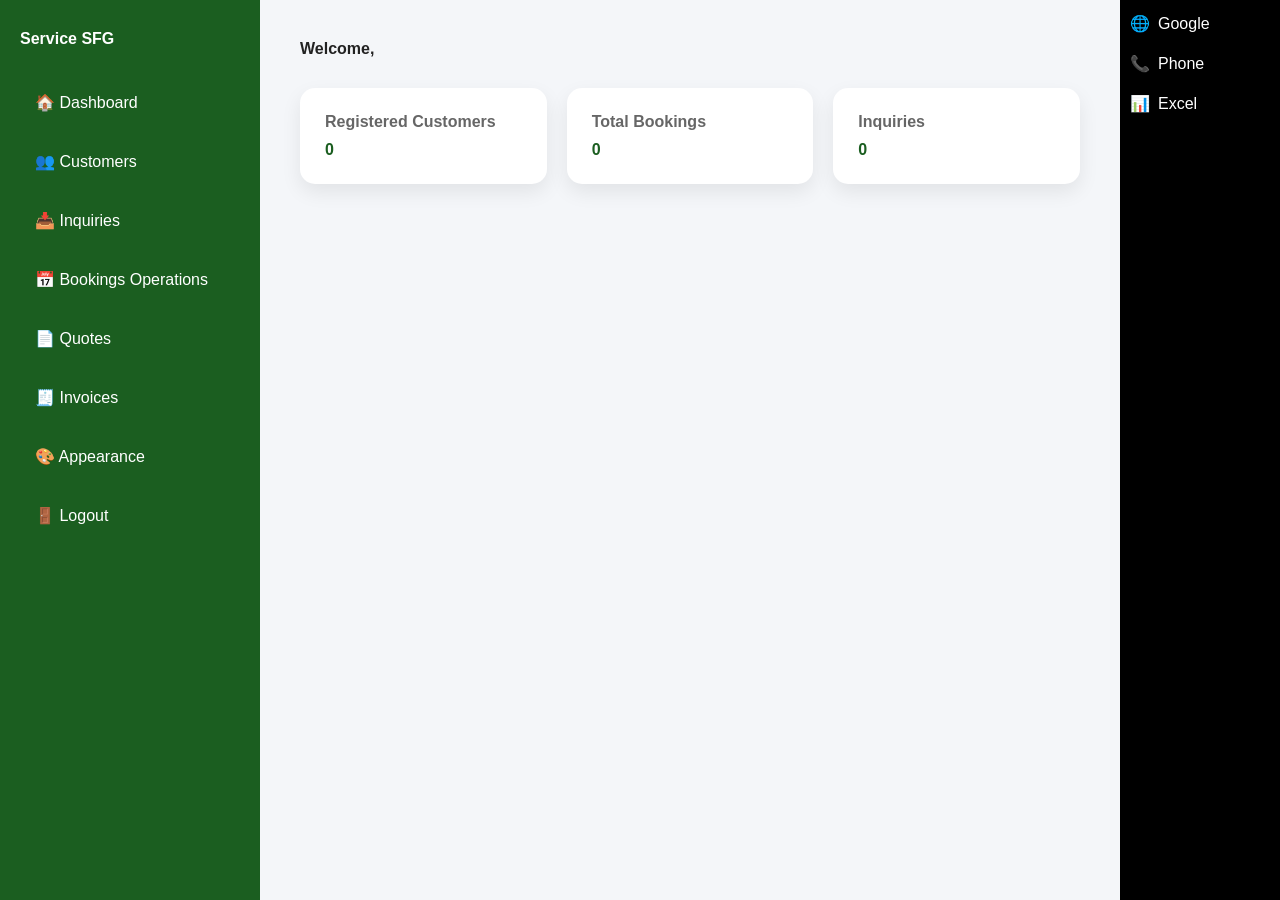
<file: service-dashboard.html>
<!DOCTYPE html>
<html lang="en">
<head>
<meta charset="UTF-8">
<meta name="viewport" content="width=device-width, initial-scale=1.0">
<title>Customer Service Dashboard | Sweet Flower Garden</title>
<link rel="preconnect" href="https://fonts.googleapis.com">
<link rel="preconnect" href="https://fonts.gstatic.com" crossorigin>
<link href="https://fonts.googleapis.com/css2?family=Poppins:wght@300;400;500;600;700;800&display=swap" rel="stylesheet">
<link rel="stylesheet" href="style.css">
<script>window.ACACIA_APPEARANCE={sidebar:'.admin-sidebar',items:'.admin-sidebar li',rightbar:'#sfgRightBar',rightitems:'#sfgRightBar button'};</script>
<script src="appearance.js"></script>
</head>
<body data-page="service-dashboard">

<section id="salesView">
    <div class="admin-wrapper">
        <aside class="admin-sidebar">
            <h2>Service SFG</h2>
            <ul>
                <li onclick="showAdminPage('salesDashboardPage')">🏠 Dashboard</li>
                <li onclick="showAdminPage('salesCustomersPage')">👥 Customers</li>
                <li onclick="showAdminPage('inquiriesPage')">📥 Inquiries</li>
                <li onclick="showAdminPage('salesBookingsPage')">📅 Bookings Operations</li>
                <li onclick="showAdminPage('quotesPage')">📄 Quotes</li>
                <li onclick="showAdminPage('invoicesPage')">🧾 Invoices</li>
                <li onclick="showAdminPage('appearancePage')">🎨 Appearance</li>
                <li onclick="logoutSales()">🚪 Logout</li>
            </ul>
        </aside>
        <main class="admin-main">
            <div id="salesDashboardPage" class="admin-page">
                <h1>Welcome, <span id="salesWelcomeName"></span></h1>
                <div class="cards">
                    <div class="card"><h3>Registered Customers</h3><h2 id="salesCustomerCount">0</h2></div>
                    <div class="card"><h3>Total Bookings</h3><h2 id="salesBookingCount">0</h2></div>
                    <div class="card"><h3>Inquiries</h3><h2 id="salesInquiryCount">0</h2></div>
                </div>
            </div>
            <div id="salesCustomersPage" class="admin-page" style="display:none;">
                <h1>Customer Database</h1>
                <table>
                    <thead><tr><th>#</th><th>Name</th><th>Phone</th><th>Email</th><th>Quote</th><th>Actions</th></tr></thead>
                    <tbody id="salesCustomerBody"></tbody>
                </table>
            </div>
            <div id="salesBookingsPage" class="admin-page" style="display:none;">
                <h1>Booking Requests</h1>
                <table>
                    <thead><tr><th>#</th><th>Customer Name</th><th>Email / Phone</th><th>Service Type</th><th>Target Date</th><th>Status</th><th>Quote</th><th>Actions</th></tr></thead>
                    <tbody id="salesBookingBody"></tbody>
                </table>
            </div>
            <div id="inquiriesPage" class="admin-page" style="display:none;">
                <h1>Inquiries</h1>
                <p style="margin-bottom:15px;">Quote requests sent from the website. Reply, or create a quote for the customer.</p>
                <table>
                    <thead><tr><th>#</th><th>Customer Name</th><th>Email / Phone</th><th>Service Requested</th><th>Target Date</th><th>Status</th><th>Quote</th><th>Actions</th></tr></thead>
                    <tbody id="salesInquiryBody"></tbody>
                </table>
            </div>
            <div id="quotesPage" class="admin-page" style="display:none;">
                <h1>Quotes</h1>
                <div class="cards">
                    <div class="card"><h3>Quotes Sent</h3><h2 id="finQuoteCount">0</h2></div>
                </div>
                <table>
                    <thead><tr><th>Quote No.</th><th>Customer</th><th>Date</th><th>Total</th><th>Status</th><th>Action</th></tr></thead>
                    <tbody id="financeQuoteBody"></tbody>
                </table>
            </div>
            <div id="invoicesPage" class="admin-page" style="display:none;">
                <h1>Invoices</h1>
                <div class="cards">
                    <div class="card"><h3>Invoices</h3><h2 id="finInvoiceCount">0</h2></div>
                    <div class="card"><h3>Total Invoiced (KES)</h3><h2 id="finInvoiced">0.00</h2></div>
                    <div class="card"><h3>Paid (KES)</h3><h2 id="finPaid">0.00</h2></div>
                    <div class="card"><h3>Outstanding (KES)</h3><h2 id="finOutstanding">0.00</h2></div>
                </div>
                <table>
                    <thead><tr><th>Invoice No.</th><th>Customer</th><th>Due</th><th>Total</th><th>Status</th><th>Action</th></tr></thead>
                    <tbody id="financeInvoiceBody"></tbody>
                </table>
            </div>
            <div id="appearancePage" class="admin-page" style="display:none;">
                <h1>Appearance</h1>
                <div data-acacia-appearance></div>
            </div>
        </main>
    </div>
</section>

<script src="rightbar.js"></script>
<script type="module" src="main.js"></script>
</body>
</html>
</file>
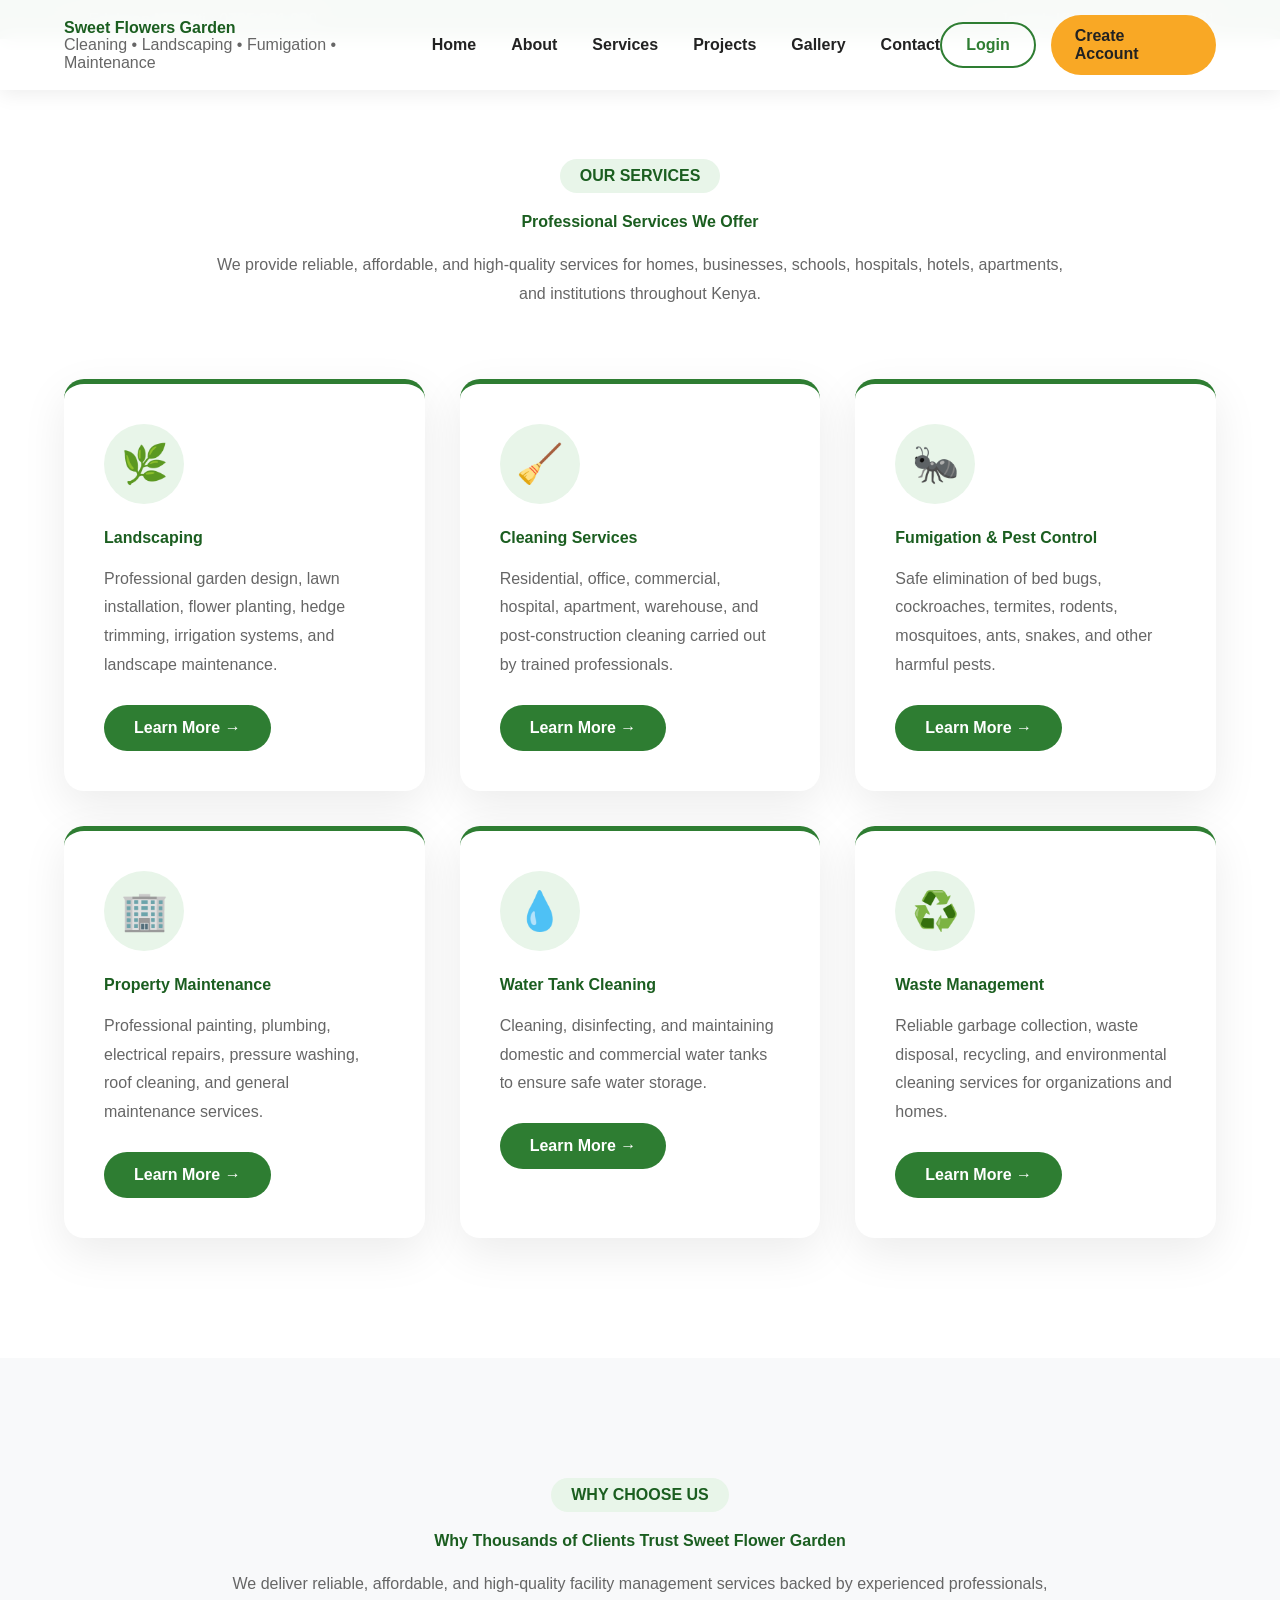
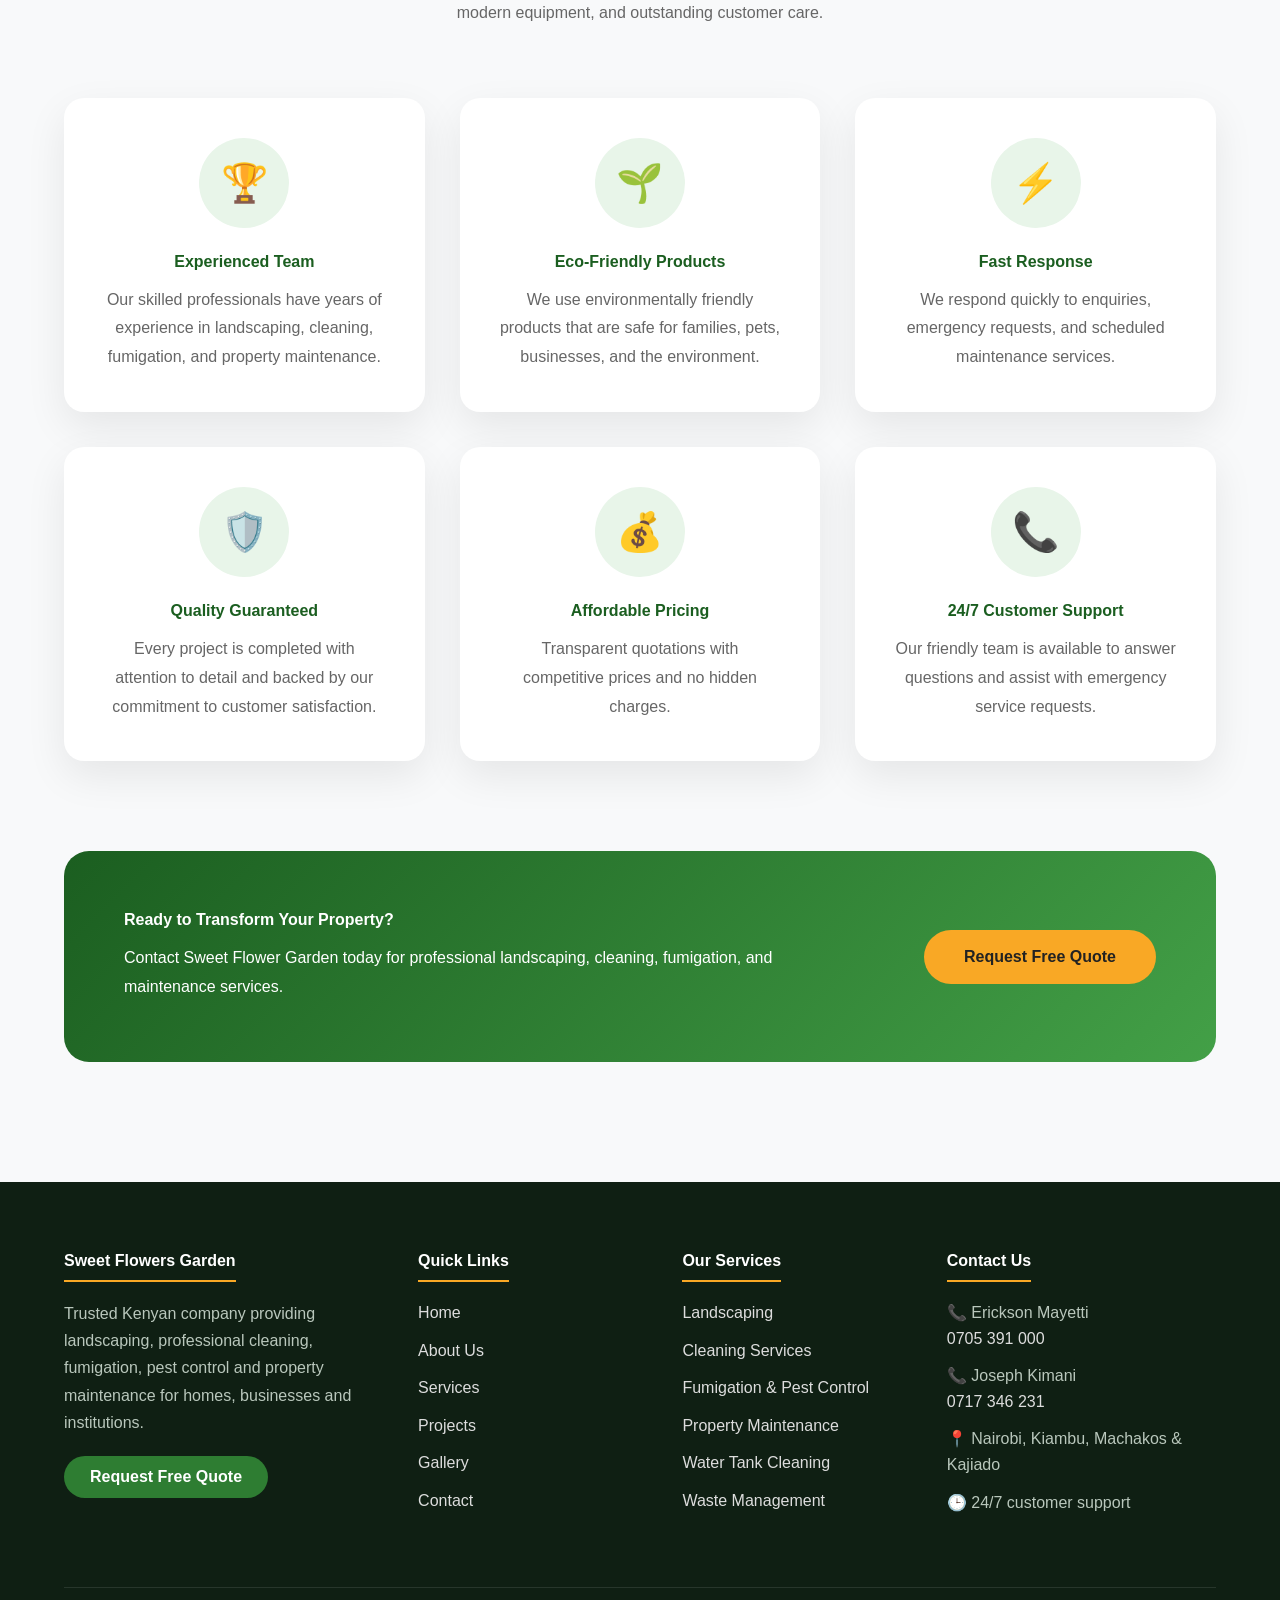
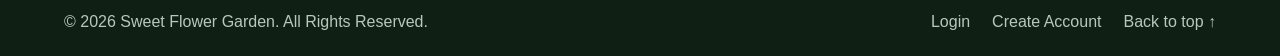
<file: services.html>
<!DOCTYPE html>
<html lang="en">
<head>
<meta charset="UTF-8">
<meta name="viewport" content="width=device-width, initial-scale=1.0">
<title>Services | Sweet Flower Garden</title>

<link rel="preconnect" href="https://fonts.googleapis.com">
<link rel="preconnect" href="https://fonts.gstatic.com" crossorigin>
<link href="https://fonts.googleapis.com/css2?family=Poppins:wght@300;400;500;600;700;800&display=swap" rel="stylesheet">
<link rel="stylesheet" href="style.css">
</head>
<body data-page="services">

<div class="top-bar">
    <div class="container top-content">
        <div>📞 Erickson Mayetti : 0705 391 000</div>
        <div>📞 Joseph Kimani : 0717 346 231</div>
    </div>
</div>

<header>
    <div class="container">
        <nav>
            <div class="logo">
                Sweet Flowers Garden
                <span>Cleaning • Landscaping • Fumigation • Maintenance</span>
            </div>
            <ul>
                <li><a href="index.html" class="main-nav-link" data-target="home">Home</a></li>
                <li><a href="about.html" class="main-nav-link" data-target="about">About</a></li>
                <li><a href="services.html" class="main-nav-link" data-target="services">Services</a></li>
                <li><a href="projects.html" class="main-nav-link" data-target="projects">Projects</a></li>
                <li><a href="gallery.html" class="main-nav-link" data-target="gallery">Gallery</a></li>
                <li><a href="contact.html" class="main-nav-link" data-target="contact">Contact</a></li>
            </ul>
            <div class="nav-right">
                <a href="#" class="login-btn" onclick="openLogin();return false;">Login</a>
                <a href="#" class="register-btn" onclick="openRegister();return false;">Create Account</a>
            </div>
        </nav>
    </div>
</header>

    <section id="services" class="services">
        <div class="container">
            <div class="section-header">
                <span>OUR SERVICES</span>
                <h2>Professional Services We Offer</h2>
                <p>We provide reliable, affordable, and high-quality services for homes, businesses, schools, hospitals, hotels, apartments, and institutions throughout Kenya.</p>
            </div>
            <div class="services-grid">
                <div class="service-card">
                    <div class="service-icon">🌿</div>
                    <h3>Landscaping</h3>
                    <p>Professional garden design, lawn installation, flower planting, hedge trimming, irrigation systems, and landscape maintenance.</p>
                    <a href="contact.html">Learn More →</a>
                </div>
                <div class="service-card">
                    <div class="service-icon">🧹</div>
                    <h3>Cleaning Services</h3>
                    <p>Residential, office, commercial, hospital, apartment, warehouse, and post-construction cleaning carried out by trained professionals.</p>
                    <a href="contact.html">Learn More →</a>
                </div>
                <div class="service-card">
                    <div class="service-icon">🐜</div>
                    <h3>Fumigation & Pest Control</h3>
                    <p>Safe elimination of bed bugs, cockroaches, termites, rodents, mosquitoes, ants, snakes, and other harmful pests.</p>
                    <a href="contact.html">Learn More →</a>
                </div>
                <div class="service-card">
                    <div class="service-icon">🏢</div>
                    <h3>Property Maintenance</h3>
                    <p>Professional painting, plumbing, electrical repairs, pressure washing, roof cleaning, and general maintenance services.</p>
                    <a href="contact.html">Learn More →</a>
                </div>
                <div class="service-card">
                    <div class="service-icon">💧</div>
                    <h3>Water Tank Cleaning</h3>
                    <p>Cleaning, disinfecting, and maintaining domestic and commercial water tanks to ensure safe water storage.</p>
                    <a href="contact.html">Learn More →</a>
                </div>
                <div class="service-card">
                    <div class="service-icon">♻️</div>
                    <h3>Waste Management</h3>
                    <p>Reliable garbage collection, waste disposal, recycling, and environmental cleaning services for organizations and homes.</p>
                    <a href="contact.html">Learn More →</a>
                </div>
            </div>
        </div>
    </section>

    <section class="why-us">
        <div class="container">
            <div class="section-header">
                <span>WHY CHOOSE US</span>
                <h2>Why Thousands of Clients Trust Sweet Flower Garden</h2>
                <p>We deliver reliable, affordable, and high-quality facility management services backed by experienced professionals, modern equipment, and outstanding customer care.</p>
            </div>
            <div class="why-grid">
                <div class="why-card">
                    <div class="why-icon">🏆</div>
                    <h3>Experienced Team</h3>
                    <p>Our skilled professionals have years of experience in landscaping, cleaning, fumigation, and property maintenance.</p>
                </div>
                <div class="why-card">
                    <div class="why-icon">🌱</div>
                    <h3>Eco-Friendly Products</h3>
                    <p>We use environmentally friendly products that are safe for families, pets, businesses, and the environment.</p>
                </div>
                <div class="why-card">
                    <div class="why-icon">⚡</div>
                    <h3>Fast Response</h3>
                    <p>We respond quickly to enquiries, emergency requests, and scheduled maintenance services.</p>
                </div>
                <div class="why-card">
                    <div class="why-icon">🛡️</div>
                    <h3>Quality Guaranteed</h3>
                    <p>Every project is completed with attention to detail and backed by our commitment to customer satisfaction.</p>
                </div>
                <div class="why-card">
                    <div class="why-icon">💰</div>
                    <h3>Affordable Pricing</h3>
                    <p>Transparent quotations with competitive prices and no hidden charges.</p>
                </div>
                <div class="why-card">
                    <div class="why-icon">📞</div>
                    <h3>24/7 Customer Support</h3>
                    <p>Our friendly team is available to answer questions and assist with emergency service requests.</p>
                </div>
            </div>
            <div class="cta-banner">
                <div>
                    <h2>Ready to Transform Your Property?</h2>
                    <p>Contact Sweet Flower Garden today for professional landscaping, cleaning, fumigation, and maintenance services.</p>
                </div>
                <div><a href="contact.html" class="cta-btn">Request Free Quote</a></div>
            </div>
        </div>
    </section>

<footer id="siteFooter">
    <div class="container">
        <div class="footer-grid">
            <div class="footer-about">
                <h3>Sweet Flowers Garden</h3>
                <p>Trusted Kenyan company providing landscaping, professional cleaning, fumigation, pest control and property maintenance for homes, businesses and institutions.</p>
                <a href="contact.html" class="footer-cta">Request Free Quote</a>
            </div>
            <div>
                <h3>Quick Links</h3>
                <ul>
                    <li><a href="index.html">Home</a></li>
                    <li><a href="about.html">About Us</a></li>
                    <li><a href="services.html">Services</a></li>
                    <li><a href="projects.html">Projects</a></li>
                    <li><a href="gallery.html">Gallery</a></li>
                    <li><a href="contact.html">Contact</a></li>
                </ul>
            </div>
            <div>
                <h3>Our Services</h3>
                <ul>
                    <li><a href="services.html">Landscaping</a></li>
                    <li><a href="services.html">Cleaning Services</a></li>
                    <li><a href="services.html">Fumigation &amp; Pest Control</a></li>
                    <li><a href="services.html">Property Maintenance</a></li>
                    <li><a href="services.html">Water Tank Cleaning</a></li>
                    <li><a href="services.html">Waste Management</a></li>
                </ul>
            </div>
            <div>
                <h3>Contact Us</h3>
                <ul>
                    <li>📞 Erickson Mayetti<br><a href="tel:+254705391000">0705 391 000</a></li>
                    <li>📞 Joseph Kimani<br><a href="tel:+254717346231">0717 346 231</a></li>
                    <li>📍 Nairobi, Kiambu, Machakos &amp; Kajiado</li>
                    <li>🕒 24/7 customer support</li>
                </ul>
            </div>
        </div>
        <div class="footer-bottom">
            <span>© 2026 Sweet Flower Garden. All Rights Reserved.</span>
            <span class="footer-bottom-links">
                <a href="#" onclick="openLogin();return false;">Login</a>
                <a href="#" onclick="openRegister();return false;">Create Account</a>
                <a href="#home-top" onclick="window.scrollTo({top:0,behavior:'smooth'});return false;">Back to top ↑</a>
            </span>
        </div>
    </div>
</footer>

<div id="loginModal" class="modal">
    <div class="modal-box">
        <span class="close-modal" onclick="closeLogin()">&times;</span>
        <h2>Welcome Back</h2>
        <form id="loginForm">
            <div class="input-group"><label>Email Address</label><input type="email" id="loginEmail" required></div>
            <div class="input-group"><label>Password</label><input type="password" id="loginPassword" required></div>
            <button type="submit" class="login-button">Login</button>
            <p class="forgot-link"><a href="#" onclick="closeLogin();openForgot();return false;">Forgot password?</a></p>
        </form>
    </div>
</div>

<div id="registerModal" class="modal">
    <div class="modal-box">
        <span class="close-modal" onclick="closeRegister()">&times;</span>
        <h2>Create Account</h2>
        <form id="registerForm">
            <div class="input-group"><label>Full Name</label><input type="text" id="regName" required></div>
            <div class="input-group"><label>Email Address</label><input type="email" id="regEmail" required></div>
            <div class="input-group"><label>Phone Number</label><input type="tel" id="regPhone" required></div>
            <div class="input-group"><label>Password</label><input type="password" id="regPassword" required></div>
            <div class="input-group"><label>Confirm Password</label><input type="password" id="regConfirm" required></div>
            <button type="submit" class="login-button">Create Account</button>
        </form>
    </div>
</div>

<div id="forgotModal" class="modal">
    <div class="modal-box">
        <span class="close-modal" onclick="closeForgot()">&times;</span>
        <h2>Reset Password</h2>
        <p class="modal-note">Enter your account email and we will send you a link to choose a new password.</p>
        <form id="forgotForm">
            <div class="input-group"><label>Email Address</label><input type="email" id="forgotEmail" required></div>
            <button type="submit" class="login-button">Send Reset Link</button>
        </form>
    </div>
</div>

<div id="resetModal" class="modal">
    <div class="modal-box">
        <h2>Choose a New Password</h2>
        <form id="resetForm">
            <div class="input-group"><label>New Password</label><input type="password" id="newPassword" minlength="6" required></div>
            <div class="input-group"><label>Confirm New Password</label><input type="password" id="newPasswordConfirm" minlength="6" required></div>
            <button type="submit" class="login-button">Save New Password</button>
        </form>
    </div>
</div>

<script type="module" src="main.js"></script>
</body>
</html>
</file>
<file: style.css>
*{
margin:0;
padding:0;
box-sizing:border-box;
font-family: 'Cambria', sans-serif;
}

html{
scroll-behavior:smooth;
}

body{
background:#ffffff;
color:#222;
overflow-x:hidden;
}

a{
text-decoration:none;
color:inherit;
}

.container{
width:90%;
max-width:1350px;
margin:auto;
}

header{
position:fixed;
top:0;
left:0;
width:100%;
background:rgba(255,255,255,.97);
backdrop-filter:blur(10px);
box-shadow:0 3px 20px rgba(0,0,0,.08);
z-index:999;
}

nav{
height:90px;
display:flex;
justify-content:space-between;
align-items:center;
}

.logo{
font-size:34px;
font-weight:800;
color:#1B5E20;
line-height:1.1;
}

.logo span{
display:block;
font-size:15px;
font-weight:500;
color:#666;
}

nav ul{
display:flex;
list-style:none;
gap:35px;
}

nav ul li a{
font-size:16px;
font-weight:600;
transition:.3s;
}

nav ul li a:hover{
color:#2E7D32;
}

nav ul li a.active{
color:#2E7D32;
border-bottom:2px solid #2E7D32;
padding-bottom:4px;
}

.nav-right{
display:flex;
align-items:center;
gap:15px;
}

.login-btn{
padding:12px 24px;
border:2px solid #2E7D32;
border-radius:40px;
font-weight:600;
color:#2E7D32;
transition:.3s;
}

.login-btn:hover{
background:#2E7D32;
color:white;
}

.register-btn{
padding:12px 24px;
background:#F9A825;
border-radius:40px;
font-weight:700;
color:#222;
transition:.3s;
}

.register-btn:hover{
transform:translateY(-2px);
}

.hero{
height:100vh;
display:flex;
align-items:center;
background:
linear-gradient(rgba(0,0,0,.55),rgba(0,0,0,.55)),
url("https://images.unsplash.com/photo-1501004318641-b39e6451bec6?auto=format&fit=crop&w=1800&q=80");
background-size:cover;
background-position:center;
color:white;
}

.hero-content{
max-width:760px;
}

.hero h4{
font-size:20px;
letter-spacing:2px;
color:#FFD54F;
margin-bottom:20px;
}

.hero h1{
font-size:68px;
line-height:1.15;
margin-bottom:25px;
font-weight:800;
}

.hero p{
font-size:22px;
line-height:1.8;
margin-bottom:40px;
}

.hero-buttons{
display:flex;
gap:20px;
margin-bottom:50px;
flex-wrap:wrap;
}

.primary-btn{
padding:18px 38px;
background:#2E7D32;
border-radius:50px;
font-weight:700;
color:white;
transition:.3s;
}

.primary-btn:hover{
background:#43A047;
}

.secondary-btn{
padding:18px 38px;
background:white;
border-radius:50px;
font-weight:700;
color:#1B5E20;
transition:.3s;
}

.secondary-btn:hover{
background:#f4f4f4;
}

.hero-features{
display:grid;
grid-template-columns:repeat(2,1fr);
gap:18px;
max-width:650px;
}

.hero-feature{
background:rgba(255,255,255,.12);
backdrop-filter:blur(8px);
padding:18px 22px;
border-radius:10px;
font-weight:500;
}

.top-bar{
background:#1B5E20;
color:white;
padding:10px 0;
font-size:15px;
}

.top-content{
display:flex;
justify-content:space-between;
align-items:center;
}

@media(max-width:1000px){
nav ul{ display:none; }
.hero h1{ font-size:48px; }
.hero-features{ grid-template-columns:1fr; }
}

@media(max-width:700px){
.hero{ text-align:center; }
.hero-buttons{ justify-content:center; }
.hero-content{ max-width:100%; }
.top-content{ flex-direction:column; gap:8px; }
.logo{ font-size:28px; }
.hero h1{ font-size:38px; }
.hero p{ font-size:18px; }
}

.about{
padding:120px 0;
background:#f8f9fa;
}

.about-grid{
display:grid;
grid-template-columns:1fr 1fr;
gap:70px;
align-items:center;
}

.about-image img{
width:100%;
border-radius:20px;
box-shadow:0 20px 50px rgba(0,0,0,.15);
}

.section-tag{
display:inline-block;
padding:8px 18px;
background:#E8F5E9;
color:#1B5E20;
border-radius:30px;
font-weight:700;
margin-bottom:20px;
}

.about-content h2{
font-size:48px;
margin-bottom:25px;
color:#1B5E20;
}

.about-content p{
font-size:18px;
line-height:1.9;
color:#555;
margin-bottom:20px;
}

.mission-grid{
display:grid;
grid-template-columns:repeat(2,1fr);
gap:25px;
margin-top:35px;
}

.mission-box{
background:#fff;
padding:30px;
border-radius:15px;
box-shadow:0 15px 40px rgba(0,0,0,.08);
}

.mission-box h3{
color:#1B5E20;
margin-bottom:15px;
}

.statistics{
margin-top:80px;
display:grid;
grid-template-columns:repeat(4,1fr);
gap:30px;
}

.stat{
background:#fff;
padding:40px;
text-align:center;
border-radius:15px;
box-shadow:0 15px 40px rgba(0,0,0,.08);
}

.stat h2{
font-size:52px;
color:#2E7D32;
margin-bottom:10px;
}

.stat p{
font-size:18px;
font-weight:600;
color:#666;
}

@media(max-width:900px){
.about-grid{ grid-template-columns:1fr; }
.mission-grid{ grid-template-columns:1fr; }
.statistics{ grid-template-columns:repeat(2,1fr); }
}

@media(max-width:600px){
.statistics{ grid-template-columns:1fr; }
.about-content h2{ font-size:36px; }
}

.services{
padding:120px 0;
background:white;
}

.section-header{
text-align:center;
max-width:850px;
margin:auto;
margin-bottom:70px;
}

.section-header span{
display:inline-block;
padding:8px 20px;
background:#E8F5E9;
color:#1B5E20;
font-weight:700;
border-radius:30px;
margin-bottom:20px;
}

.section-header h2{
font-size:48px;
color:#1B5E20;
margin-bottom:20px;
}

.section-header p{
font-size:19px;
color:#666;
line-height:1.8;
}

.services-grid{
display:grid;
grid-template-columns:repeat(auto-fit,minmax(340px,1fr));
gap:35px;
}

.service-card{
background:white;
padding:40px;
border-radius:20px;
box-shadow:0 15px 45px rgba(0,0,0,.08);
transition:.35s;
border-top:5px solid #2E7D32;
}

.service-card:hover{
transform:translateY(-12px);
box-shadow:0 25px 60px rgba(0,0,0,.12);
}

.service-icon{
width:80px;
height:80px;
background:#E8F5E9;
display:flex;
justify-content:center;
align-items:center;
font-size:38px;
border-radius:50%;
margin-bottom:25px;
}

.service-card h3{
font-size:28px;
color:#1B5E20;
margin-bottom:18px;
}

.service-card p{
font-size:17px;
color:#666;
line-height:1.8;
margin-bottom:25px;
}

.service-card a{
display:inline-block;
padding:14px 30px;
background:#2E7D32;
color:white;
font-weight:600;
border-radius:40px;
transition:.3s;
}

.service-card a:hover{
background:#1B5E20;
}

@media(max-width:768px){
.section-header h2{ font-size:36px; }
}

.why-us{
padding:120px 0;
background:#f8f9fa;
}

.why-grid{
display:grid;
grid-template-columns:repeat(auto-fit,minmax(320px,1fr));
gap:35px;
margin-top:70px;
}

.why-card{
background:white;
padding:40px;
border-radius:20px;
box-shadow:0 15px 40px rgba(0,0,0,.08);
transition:.35s;
text-align:center;
}

.why-card:hover{
transform:translateY(-12px);
}

.why-icon{
width:90px;
height:90px;
margin:auto;
margin-bottom:25px;
border-radius:50%;
display:flex;
align-items:center;
justify-content:center;
font-size:42px;
background:#E8F5E9;
}

.why-card h3{
font-size:28px;
margin-bottom:15px;
color:#1B5E20;
}

.why-card p{
color:#666;
line-height:1.8;
font-size:17px;
}

.cta-banner{
margin-top:90px;
background:linear-gradient(135deg,#1B5E20,#43A047);
padding:60px;
border-radius:25px;
display:flex;
justify-content:space-between;
align-items:center;
gap:40px;
color:white;
flex-wrap:wrap;
}

.cta-banner h2{
font-size:42px;
margin-bottom:15px;
}

.cta-banner p{
font-size:18px;
max-width:650px;
line-height:1.8;
}

.cta-btn{
display:inline-block;
padding:18px 40px;
background:#F9A825;
color:#222;
font-weight:700;
border-radius:50px;
transition:.3s;
}

.cta-btn:hover{
background:white;
}

@media(max-width:900px){
.cta-banner{ text-align:center; justify-content:center; }
.cta-banner h2{ font-size:34px; }
}

.projects{
padding:120px 0;
background:white;
}

.projects-grid{
display:grid;
grid-template-columns:repeat(auto-fit,minmax(350px,1fr));
gap:35px;
margin-top:60px;
}

.project-card{
background:white;
border-radius:20px;
overflow:hidden;
box-shadow:0 15px 40px rgba(0,0,0,.08);
transition:.35s;
}

.project-card:hover{
transform:translateY(-10px);
}

.project-card img{
width:100%;
height:260px;
object-fit:cover;
}

.project-info{
padding:30px;
}

.project-info h3{
font-size:28px;
color:#1B5E20;
margin-bottom:15px;
}

.project-info p{
color:#666;
line-height:1.8;
}

.gallery{
padding:120px 0;
background:#f8f9fa;
}

.gallery-grid{
column-width:260px;
column-gap:20px;
margin-top:60px;
}

.gallery-grid img{
display:block;
width:100%;
height:auto;
margin-bottom:20px;
break-inside:avoid;
border-radius:15px;
background:#e9ecef;
transition:transform .3s,box-shadow .3s;
cursor:pointer;
}

.gallery-grid img:hover{
transform:translateY(-4px);
box-shadow:0 12px 24px rgba(0,0,0,.18);
}

.testimonials{
padding:120px 0;
background:#f8f9fa;
}

.testimonial-grid{
display:grid;
grid-template-columns:repeat(auto-fit,minmax(320px,1fr));
gap:30px;
margin-top:60px;
}

.testimonial-card{
background:white;
padding:40px;
border-radius:20px;
box-shadow:0 15px 40px rgba(0,0,0,.08);
transition:.35s;
}

.testimonial-card:hover{
transform:translateY(-10px);
}

.stars{
font-size:24px;
color:#F9A825;
margin-bottom:20px;
}

.testimonial-card p{
line-height:1.8;
margin-bottom:20px;
color:#666;
}

.testimonial-card h3{
color:#1B5E20;
margin-bottom:5px;
}

.contact{
padding:120px 0;
background:white;
}

.contact-grid{
display:grid;
grid-template-columns:1fr 1fr;
gap:50px;
margin-top:60px;
}

.contact-info{
background:#1B5E20;
padding:50px;
border-radius:20px;
color:white;
}

.contact-info h3{
font-size:34px;
margin-bottom:30px;
}

.contact-item{
margin-bottom:30px;
}

.contact-form{
background:#f8f9fa;
padding:40px;
border-radius:20px;
}

.contact-form input,
.contact-form select,
.contact-form textarea{
width:100%;
padding:16px;
margin-bottom:20px;
border:1px solid #ddd;
border-radius:10px;
font-size:16px;
}

.contact-form button{
width:100%;
padding:18px;
background:#2E7D32;
color:white;
border:none;
border-radius:10px;
font-size:18px;
font-weight:700;
cursor:pointer;
transition:.3s;
}

.contact-form button:hover{
background:#1B5E20;
}

footer{
background:#111;
color:#ddd;
padding:80px 0 30px;
}

.footer-grid{
display:grid;
grid-template-columns:repeat(auto-fit,minmax(220px,1fr));
gap:40px;
}

.footer-grid h3{
color:white;
margin-bottom:20px;
}

.footer-grid ul{
list-style:none;
}

.footer-grid li{
margin-bottom:12px;
}

.footer-grid a{
color:#ddd;
}

.footer-grid a:hover{
color:#F9A825;
}

.footer-bottom{
text-align:center;
margin-top:60px;
padding-top:25px;
border-top:1px solid rgba(255,255,255,.1);
}

@media(max-width:900px){
.contact-grid{ grid-template-columns:1fr; }
}

.modal{
position:fixed;
top:0;
left:0;
width:100%;
height:100%;
background:rgba(0,0,0,.65);
display:none;
justify-content:center;
align-items:center;
z-index:9999;
padding:20px;
backdrop-filter:blur(5px);
}

.modal-box{
width:100%;
max-width:470px;
background:white;
border-radius:20px;
padding:45px;
position:relative;
animation:popup .35s ease;
box-shadow:0 25px 60px rgba(0,0,0,.25);
}

@keyframes popup{
from{ transform:translateY(40px); opacity:0; }
to{ transform:translateY(0); opacity:1; }
}

.close-modal{
position:absolute;
right:25px;
top:20px;
font-size:34px;
cursor:pointer;
color:#777;
transition:.3s;
}

.close-modal:hover{
color:#1B5E20;
}

.modal-box h2{
font-size:36px;
color:#1B5E20;
margin-bottom:10px;
}

.modal-box p{
color:#666;
margin-bottom:30px;
}

.input-group{
margin-bottom:22px;
}

.input-group label{
display:block;
font-weight:600;
margin-bottom:10px;
color:#333;
}

.input-group input{
width:100%;
padding:16px;
border:1px solid #dcdcdc;
border-radius:10px;
font-size:16px;
outline:none;
transition:.3s;
}

.input-group input:focus{
border-color:#2E7D32;
box-shadow:0 0 0 3px rgba(46,125,50,.15);
}

.password-box{
position:relative;
}

.password-box input{
padding-right:60px;
}

.toggle-password{
position:absolute;
right:10px;
top:50%;
transform:translateY(-50%);
border:none;
background:none;
font-size:22px;
cursor:pointer;
}

.remember{
display:flex;
justify-content:space-between;
align-items:center;
margin-bottom:25px;
font-size:15px;
}

.remember a{
color:#2E7D32;
font-weight:600;
}

.login-button{
width:100%;
padding:17px;
border:none;
border-radius:12px;
background:#2E7D32;
color:white;
font-size:18px;
font-weight:700;
cursor:pointer;
transition:.3s;
}

.login-button:hover{
background:#1B5E20;
}

.register-link{
text-align:center;
margin-top:25px;
font-size:16px;
}

.register-link a{
color:#2E7D32;
font-weight:700;
text-decoration:none;
}

.register-link a:hover{
text-decoration:underline;
}

@media(max-width:600px){
.modal-box{ padding:30px 25px; }
.modal-box h2{ font-size:30px; }
}

.booking{
padding:120px 0;
background:#f8f9fa;
}

.booking-form{
background:white;
padding:50px;
border-radius:20px;
box-shadow:0 20px 50px rgba(0,0,0,.08);
margin-top:60px;
}

.form-grid{
display:grid;
grid-template-columns:repeat(auto-fit,minmax(280px,1fr));
gap:25px;
margin-bottom:25px;
}

.booking-form label{
display:block;
margin-bottom:8px;
font-weight:600;
color:#333;
}

.booking-form input,
.booking-form select,
.booking-form textarea{
width:100%;
padding:16px;
border:1px solid #ddd;
border-radius:10px;
font-size:16px;
margin-bottom:20px;
outline:none;
transition:.3s;
}

.booking-form input:focus,
.booking-form select:focus,
.booking-form textarea:focus{
border-color:#2E7D32;
box-shadow:0 0 0 3px rgba(46,125,50,.15);
}

.booking-btn{
width:100%;
padding:18px;
background:#2E7D32;
color:white;
font-size:18px;
font-weight:700;
border:none;
border-radius:10px;
cursor:pointer;
transition:.3s;
}

.booking-btn:hover{
background:#1B5E20;
}

.admin-wrapper{
display:flex;
height:100vh;
background:#f4f6f9;
}

.admin-sidebar{
width:260px;
background:#1B5E20;
color:white;
padding:30px 20px;
overflow-y:auto;
}

.admin-sidebar h2{
margin-bottom:30px;
font-size:24px;
}

.admin-sidebar ul{
list-style:none;
padding:0;
}

.admin-sidebar li{
padding:15px;
cursor:pointer;
border-radius:8px;
margin-bottom:10px;
transition:.3s;
}

.admin-sidebar li:hover{
background:#2E7D32;
}

.admin-main{
flex:1;
padding:40px;
overflow:auto;
}

.cards{
display:grid;
grid-template-columns:repeat(auto-fit,minmax(220px,1fr));
gap:20px;
margin:30px 0;
}

.card{
background:white;
padding:25px;
border-radius:15px;
box-shadow:0 8px 20px rgba(0,0,0,.08);
}

.card h3{
margin-bottom:10px;
color:#666;
}

.card h2{
color:#1B5E20;
font-size:32px;
}

table{
width:100%;
border-collapse:collapse;
background:white;
}

table th,
table td{
padding:15px;
border-bottom:1px solid #eee;
text-align:left;
}

.admin-page{
display:block;
}

.toolbar {
display: flex;
justify-content: space-between;
margin-bottom: 20px;
gap: 15px;
}

.toolbar input {
padding: 10px;
border-radius: 8px;
border: 1px solid #ddd;
width: 300px;
}

.toolbar button {
padding: 10px 20px;
background: #2E7D32;
color: white;
border: none;
border-radius: 8px;
cursor: pointer;
font-weight: 600;
}

.admin-form{
background:white;
padding:30px;
border-radius:15px;
box-shadow:0 8px 20px rgba(0,0,0,.08);
max-width:520px;
margin-bottom:35px;
}

.admin-form label{
display:block;
font-weight:600;
margin-bottom:8px;
color:#333;
}

.admin-form input{
width:100%;
padding:14px;
border:1px solid #ddd;
border-radius:8px;
font-size:15px;
margin-bottom:18px;
outline:none;
}

.admin-form input:focus{
border-color:#2E7D32;
}

.admin-form button{
padding:14px 30px;
background:#2E7D32;
color:white;
border:none;
border-radius:8px;
font-weight:700;
cursor:pointer;
}

.admin-form button:hover{
background:#1B5E20;
}

.toolbar-delete-btn{
padding:8px 16px;
background:#C62828;
color:white;
border:none;
border-radius:6px;
font-weight:600;
cursor:pointer;
font-size:13px;
}

.toolbar-delete-btn:hover{
background:#8E0000;
}

.gallery-manage-grid{
display:grid;
grid-template-columns:repeat(auto-fill,minmax(200px,1fr));
gap:20px;
}

.gallery-manage-item{
background:white;
padding:15px;
border-radius:12px;
box-shadow:0 8px 20px rgba(0,0,0,.08);
text-align:center;
}

.gallery-manage-item img{
width:100%;
height:160px;
object-fit:contain;
background:#f1f3f4;
border-radius:8px;
margin-bottom:10px;
}

.gallery-manage-item p{
color:#666;
font-size:14px;
margin-bottom:10px;
min-height:18px;
}

.status-select { padding: 6px 8px; border: 1px solid #ccc; border-radius: 6px; font-family: inherit; }

.forgot-link { text-align: center; margin-top: 14px; font-size: 14px; }
.forgot-link a { color: #1B5E20; text-decoration: none; font-weight: 500; }
.forgot-link a:hover { text-decoration: underline; }
.modal-note { font-size: 14px; color: #555; margin-bottom: 15px; }

:root { --app-font-size: 16px; }
html, body, *, *::before, *::after { font-size: var(--app-font-size) !important; }
h1, h2, h3, h4, h5, h6, .logo, th { font-weight: 700; }

.service-icon, .why-icon { font-size: 38px !important; }

.admin-form select { width: 100%; padding: 14px; border: 1px solid #ddd; border-radius: 8px; margin-bottom: 18px; background: #fff; font-family: inherit; }

#siteFooter { background: #0f1f13; padding: 70px 0 25px; }
#siteFooter .footer-grid { grid-template-columns: 1.4fr 1fr 1fr 1.2fr; gap: 40px; }
#siteFooter .footer-about p { color: #b9c7bc; line-height: 1.7; margin-bottom: 20px; }
#siteFooter h3 { color: #fff; margin-bottom: 18px; padding-bottom: 10px; border-bottom: 2px solid #F9A825; display: inline-block; }
#siteFooter li { color: #b9c7bc; line-height: 1.6; }
#siteFooter a { transition: color .2s; }
.footer-cta { display: inline-block; padding: 12px 26px; background: #2E7D32; color: #fff !important; border-radius: 50px; font-weight: 700; }
.footer-cta:hover { background: #43A047; }
#siteFooter .footer-bottom { display: flex; justify-content: space-between; align-items: center; flex-wrap: wrap; gap: 12px; text-align: left; color: #b9c7bc; }
.footer-bottom-links { display: flex; gap: 22px; flex-wrap: wrap; }
@media (max-width: 900px) { #siteFooter .footer-grid { grid-template-columns: 1fr 1fr; } }
@media (max-width: 600px) {
  #siteFooter .footer-grid { grid-template-columns: 1fr; }
  #siteFooter .footer-bottom { flex-direction: column; text-align: center; }
}

.quote-btn{padding:8px 14px;background:#2E7D32;color:#fff;border:none;border-radius:6px;font-weight:600;cursor:pointer}
.quote-btn:hover{background:#1B5E20}
.quote-modal{max-width:760px;width:94%;max-height:90vh;overflow-y:auto;text-align:left}
.quote-grid{display:grid;grid-template-columns:repeat(2,1fr);gap:10px 16px}
.quote-modal label{display:block;font-weight:600;margin:10px 0 4px}
.quote-modal input,.quote-modal textarea{width:100%;padding:8px;border:1px solid #ccc;border-radius:6px;box-sizing:border-box;font-family:inherit}
.quote-items{width:100%;margin:12px 0}
.quote-items th,.quote-items td{padding:4px}
.q-qty{width:70px}
.q-line{white-space:nowrap}
.q-remove{background:none;border:none;color:#C62828;font-size:22px;cursor:pointer}
.quote-totals{text-align:right;margin:14px 0;line-height:1.7}

.act-wrap{display:flex;flex-wrap:wrap;gap:4px;margin:4px 0}
.act-btn{padding:5px 9px;border:0;border-radius:5px;color:#fff;font-size:12px;font-weight:600;cursor:pointer}
.act-preview{background:#455A64}
.act-edit{background:#1565C0}
.act-email{background:#6A1B9A}
.act-delete{background:#C62828}
.act-btn:hover{opacity:.85}
.quote-modal select{width:100%;padding:8px;border:1px solid #ccc;border-radius:6px;box-sizing:border-box;font-family:inherit}
</file>
